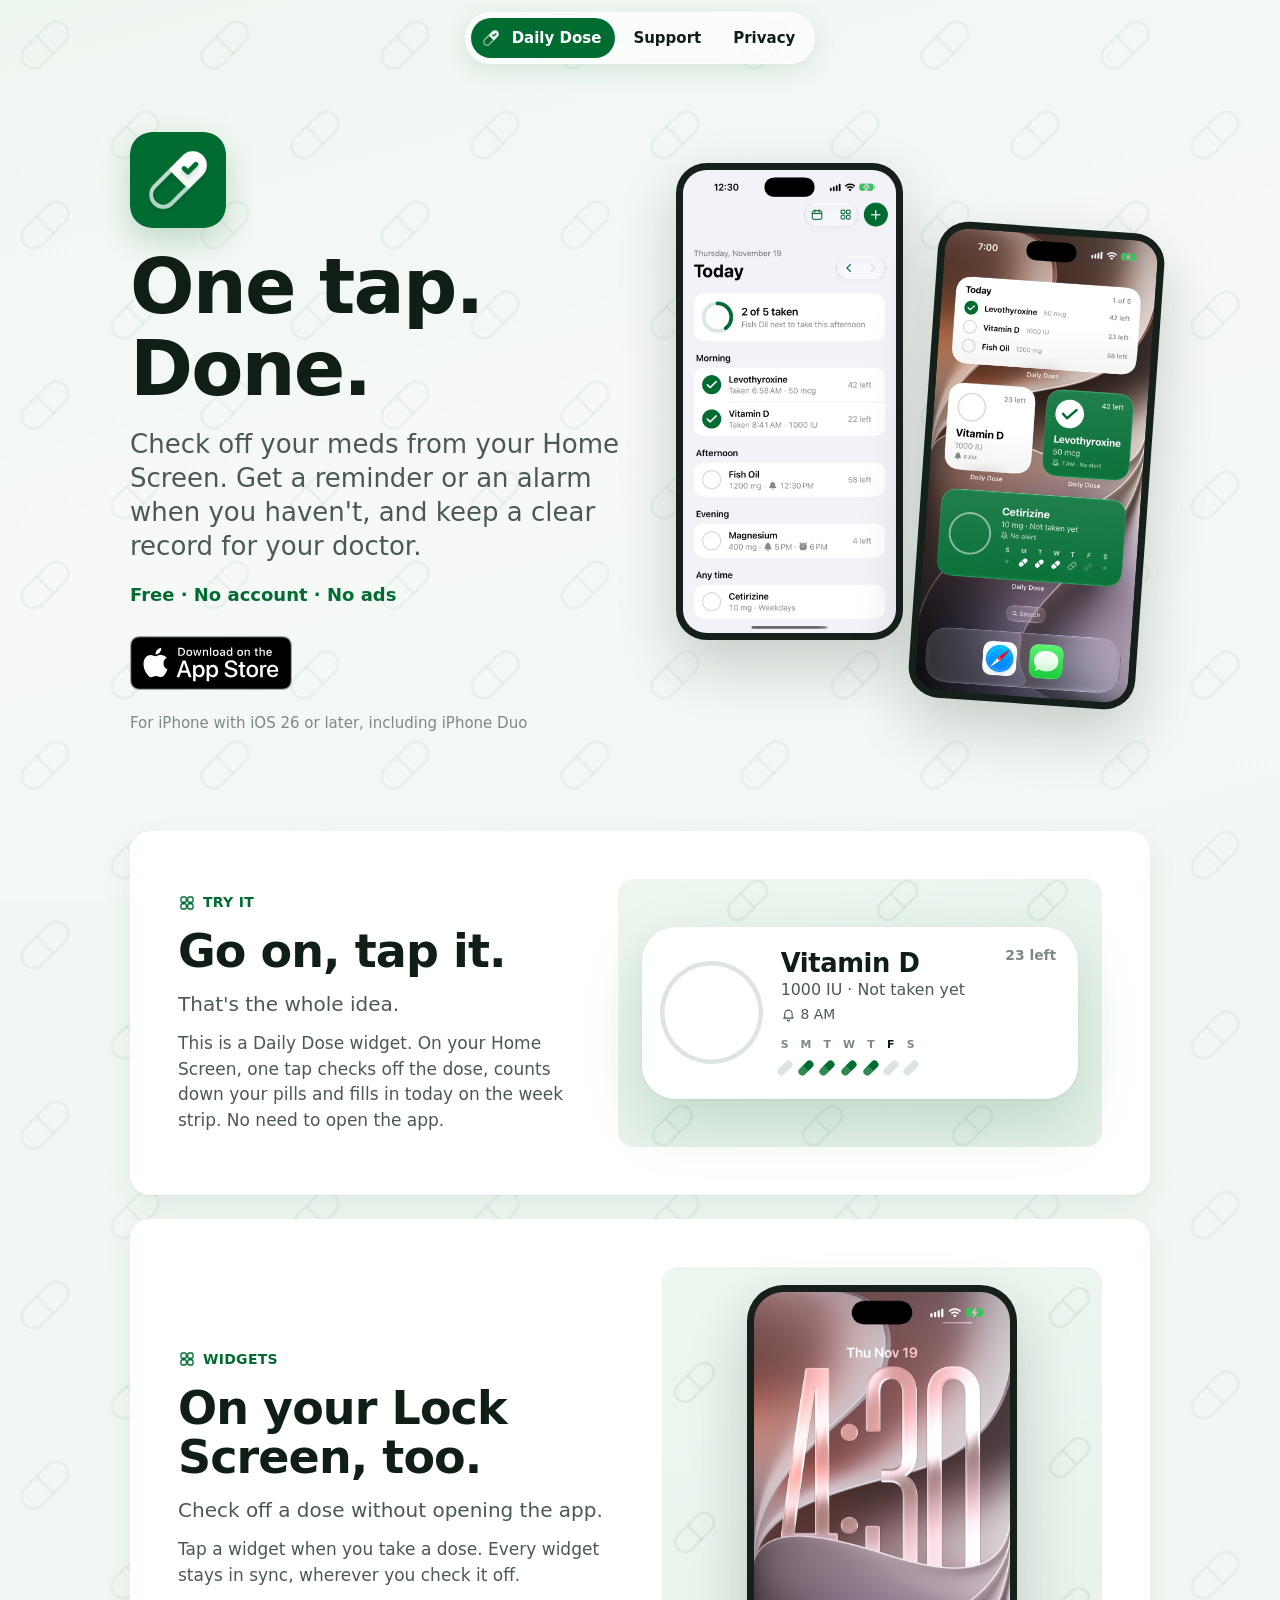
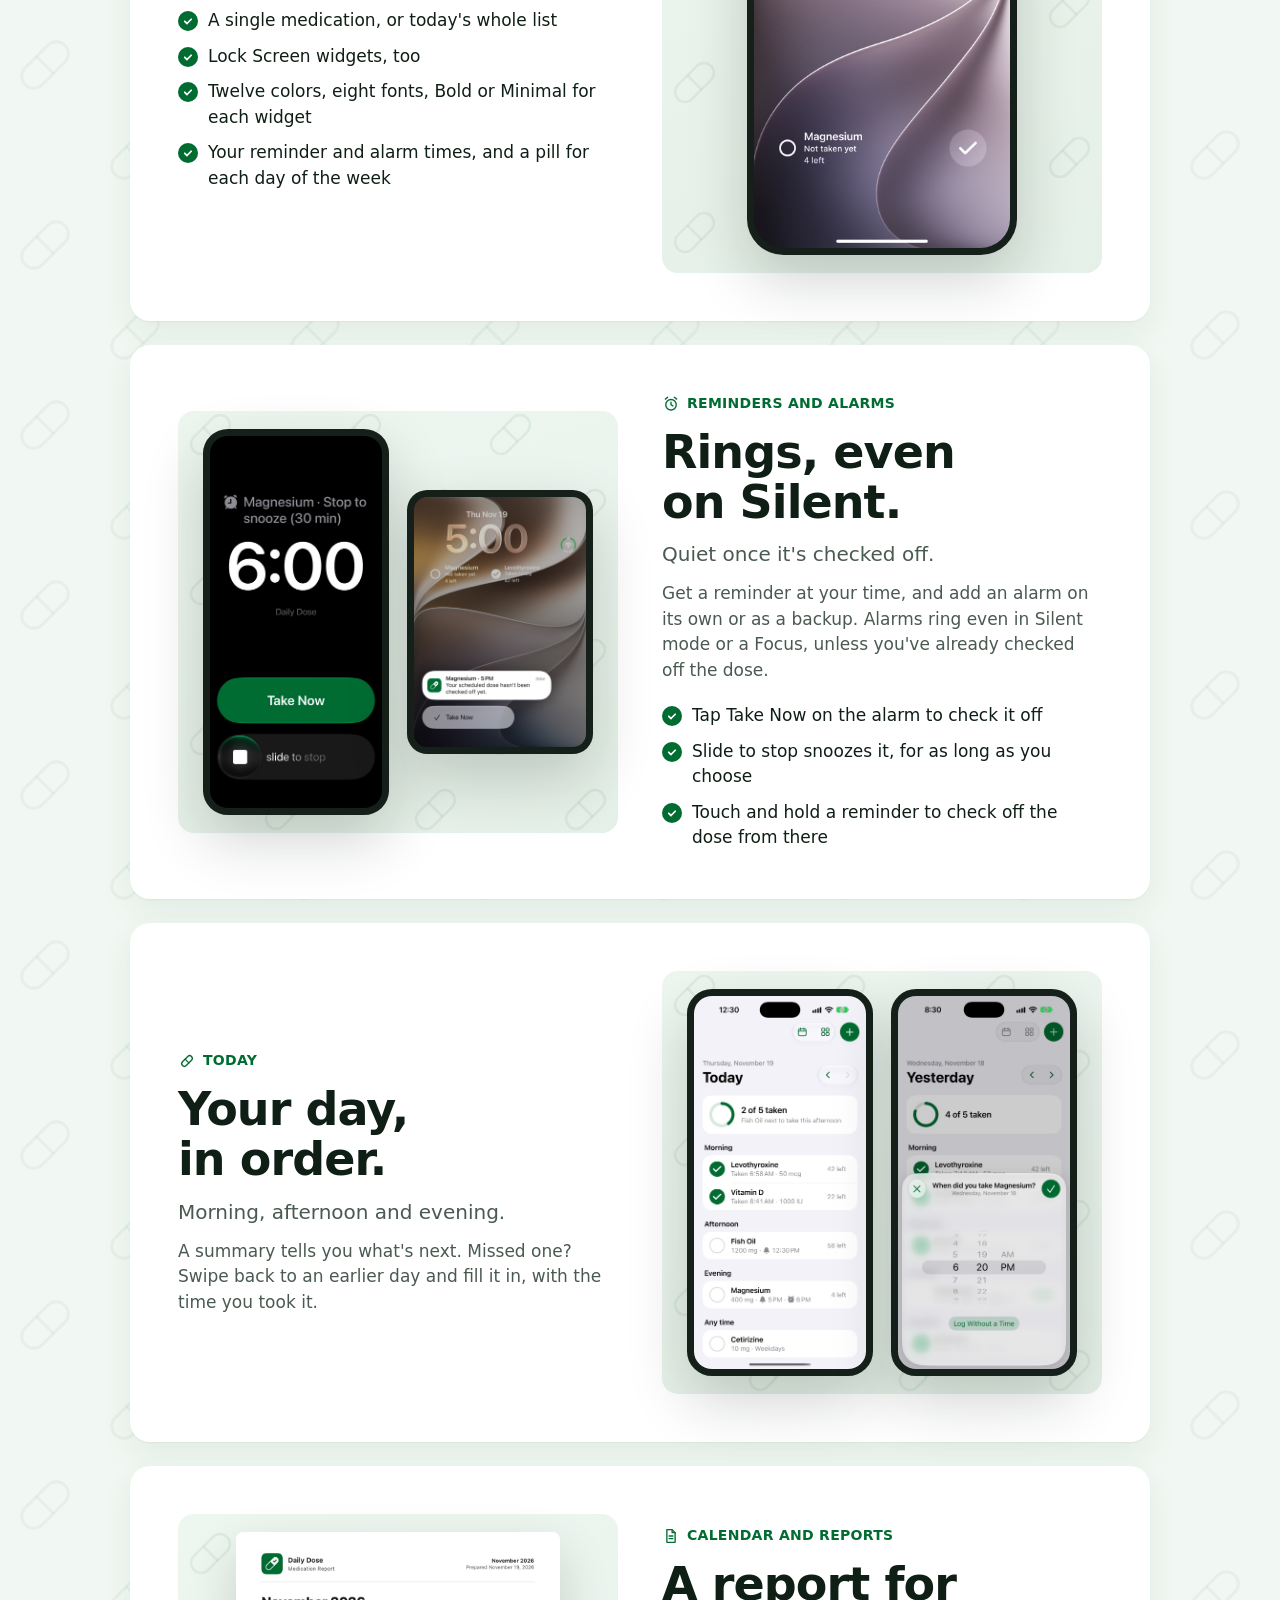
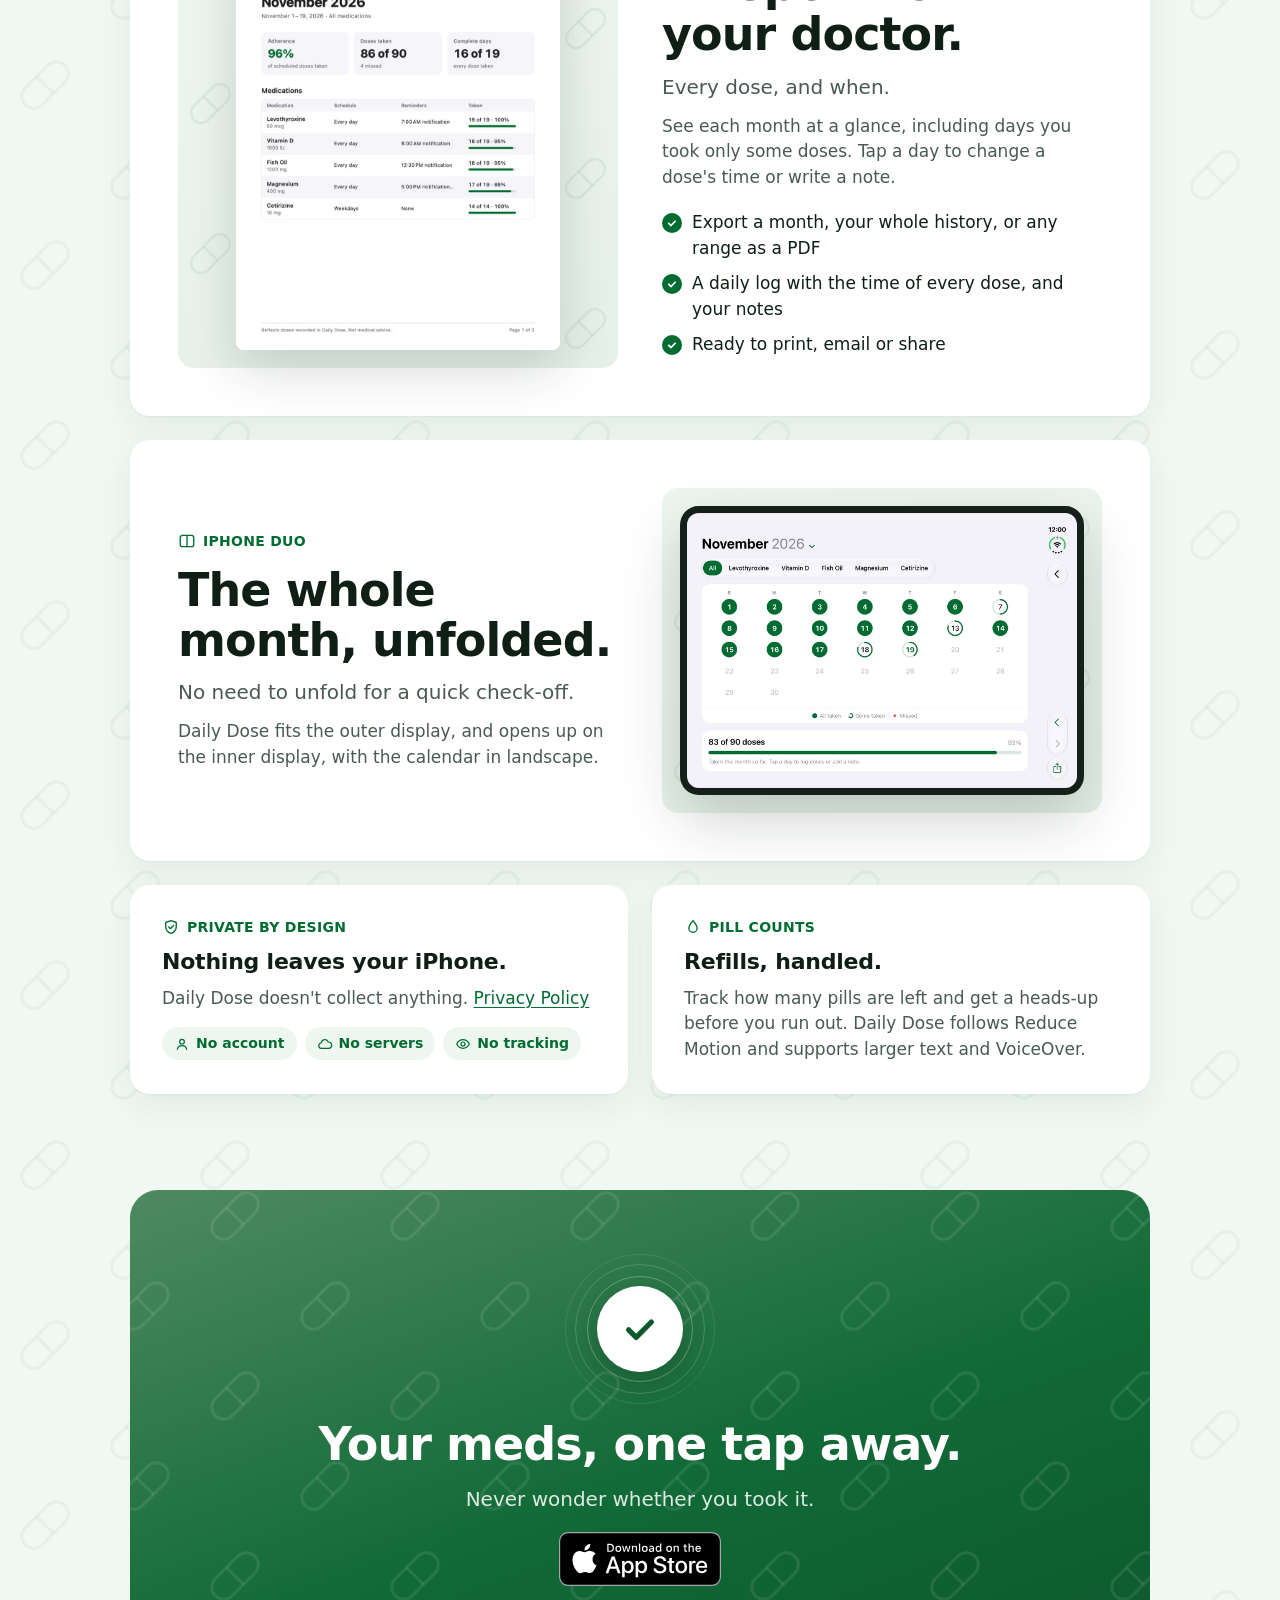
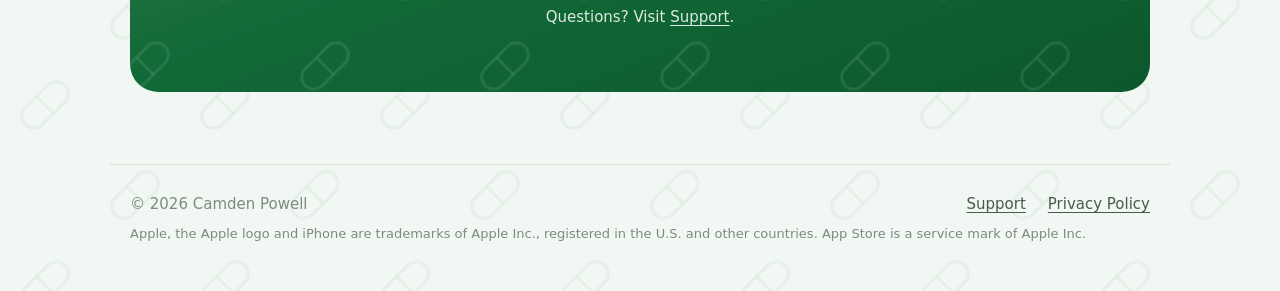
<file: index.html>
<!DOCTYPE html>
<html lang="en">
<head>
<meta charset="utf-8">
<meta name="viewport" content="width=device-width, initial-scale=1, viewport-fit=cover">
<title>Daily Dose: Check Off Your Meds in One Tap</title>
<meta name="description" content="Check off your meds from your iPhone Home Screen. Widgets, reminders and alarms, a calendar and PDF reports for your doctor. Everything stays on your iPhone.">
<meta name="theme-color" content="#eef6f0" media="(prefers-color-scheme: light)">
<meta name="theme-color" content="#0b0b0d" media="(prefers-color-scheme: dark)">
<meta name="color-scheme" content="light dark">
<meta property="og:title" content="Daily Dose: Check Off Your Meds in One Tap">
<meta property="og:description" content="Check off your meds from your iPhone Home Screen. Widgets, reminders and alarms, a calendar and PDF reports for your doctor. Everything stays on your iPhone.">
<meta property="og:type" content="website">
<meta property="og:image" content="https://www.dailydose-app.com/assets/img/share.jpg">
<meta property="og:image:width" content="2400">
<meta property="og:image:height" content="1260">
<meta property="og:image:alt" content="Daily Dose: One Tap. Done. An iPhone Home Screen with Daily Dose widgets.">
<meta property="og:site_name" content="Daily Dose">
<meta property="og:url" content="https://www.dailydose-app.com/">
<link rel="canonical" href="https://www.dailydose-app.com/">
<meta name="twitter:card" content="summary_large_image">
<link rel="icon" type="image/png" sizes="32x32" href="assets/img/favicon-32.png">
<link rel="icon" type="image/png" sizes="64x64" href="assets/img/favicon-64.png">
<link rel="apple-touch-icon" href="assets/img/apple-touch-icon.png">
<link rel="stylesheet" href="assets/site.css?v=20261111">
<script src="assets/site.js?v=20261111" defer></script>
</head>
<body>
<a class="skip" href="#content">Skip to content</a>
<nav class="nav" aria-label="Site">
  <a class="home" href="index.html" aria-current="page"><img src="assets/img/icon-512.png" alt="">Daily Dose</a>
  <a href="support/index.html">Support</a>
  <a href="privacy/index.html">Privacy</a>
</nav>

<main id="content">
  <section class="hero">
    <div class="hero-copy">
      <img class="app-icon" src="assets/img/icon-512.png" width="96" height="96" alt="Daily Dose app icon">
      <h1>One tap. Done.</h1>
      <p class="lede">Check off your meds from your Home Screen. Get a reminder or an alarm when you haven't, and keep a clear record for your doctor.</p>
      <p class="tagline">Free · No account · No ads</p>
      <!-- TODO before publishing: replace href with the App Store link (apps.apple.com/…/id…). -->
<a class="store-badge" href="#app-store" id="app-store"><picture><source srcset="assets/img/app-store-badge-white.svg" media="(prefers-color-scheme: dark)"><img src="assets/img/app-store-badge-black.svg" width="162" height="54" alt="Download on the App Store"></picture></a>
      <p class="requirements">For iPhone with iOS 26 or later, including iPhone Duo</p>
    </div>
    <div class="hero-phones">
      <div class="phone"><picture><source srcset="assets/img/today-dark.jpg" media="(prefers-color-scheme: dark)"><img src="assets/img/today.jpg" width="720" height="1565" alt="The Today screen: 2 of 5 taken, Fish Oil next to take this afternoon, with medications grouped into Morning, Afternoon, Evening and Any time."></picture></div>
      <div class="phone"><img src="assets/img/widgets.jpg" width="720" height="1565" alt="Home Screen with Daily Dose widgets: today's list, single medications in Minimal and Bold, and a week of doses."></div>
    </div>
  </section>

  <div class="features">
    <section class="try card">
      <div class="try-copy">
        <p class="eyebrow"><svg class="i" width="24" height="24" viewBox="0 0 24 24" fill="none" stroke="currentColor" stroke-width="1.8" stroke-linecap="round" stroke-linejoin="round" aria-hidden="true"><rect x="4" y="4" width="7" height="7" rx="2"/><rect x="13" y="4" width="7" height="7" rx="2"/><rect x="4" y="13" width="7" height="7" rx="2"/><rect x="13" y="13" width="7" height="7" rx="2"/></svg>Try it</p>
        <h2>Go on, tap it.</h2>
        <p class="sub">That's the whole idea.</p>
        <p class="muted">This is a Daily Dose widget. On your Home Screen, one tap checks off the dose, counts down your pills and fills in today on the week strip. No need to open the app.</p>
      </div>
      <div class="feature-art try-art">
        <div class="widget">
          <button class="check-btn" type="button" aria-pressed="false" data-dose aria-label="Vitamin D taken">
            <span class="fill"></span><svg class="tick" viewBox="0 0 24 24" fill="none" stroke="currentColor" stroke-width="3.2" stroke-linecap="round" stroke-linejoin="round" aria-hidden="true"><path d="M4.5 12.5l4.8 4.8L19.5 7"/></svg>
          </button>
          <div>
            <p class="name">Vitamin D</p>
            <p class="dose">1000 IU · <span data-status aria-live="polite">Not taken yet</span></p>
            <p class="alert"><svg class="i" width="24" height="24" viewBox="0 0 24 24" fill="none" stroke="currentColor" stroke-width="1.8" stroke-linecap="round" stroke-linejoin="round" aria-hidden="true"><path d="M6 16V11a6 6 0 0 1 12 0v5l1.5 2h-15z"/><path d="M10 20.5a2 2 0 0 0 4 0"/></svg>8 AM</p>
            <span class="week" aria-hidden="true"><span class="wd"><b>S</b><i class="wp off"></i></span><span class="wd"><b>M</b><i class="wp on"></i></span><span class="wd"><b>T</b><i class="wp on"></i></span><span class="wd"><b>W</b><i class="wp on"></i></span><span class="wd"><b>T</b><i class="wp on"></i></span><span class="wd today"><b>F</b><i class="wp off"></i></span><span class="wd"><b>S</b><i class="wp off"></i></span></span>
          </div>
          <span class="count" data-count>23 left</span>
        </div>
      </div>
    </section>
    <section class="feature card">
      <div class="feature-copy">
        <p class="eyebrow"><svg class="i" width="24" height="24" viewBox="0 0 24 24" fill="none" stroke="currentColor" stroke-width="1.8" stroke-linecap="round" stroke-linejoin="round" aria-hidden="true"><rect x="4" y="4" width="7" height="7" rx="2"/><rect x="13" y="4" width="7" height="7" rx="2"/><rect x="4" y="13" width="7" height="7" rx="2"/><rect x="13" y="13" width="7" height="7" rx="2"/></svg>Widgets</p>
        <h2>On your Lock Screen, too.</h2>
        <p class="sub">Check off a dose without opening the app.</p>
        <p class="muted">Tap a widget when you take a dose. Every widget stays in sync, wherever you check it off.</p>
        <ul>
          <li>A single medication, or today's whole list</li>
          <li>Lock Screen widgets, too</li>
          <li>Twelve colors, eight fonts, Bold or Minimal for each widget</li>
          <li>Your reminder and alarm times, and a pill for each day of the week</li>
        </ul>
      </div>
      <div class="feature-art single">
        <div class="phone"><img src="assets/img/lock-screen.jpg" width="720" height="1565" loading="lazy" alt="Lock Screen at 4:30 with Daily Dose widgets: Magnesium not taken yet with 4 left, and Levothyroxine checked off."></div>
      </div>
    </section>

    <section class="feature card flip">
      <div class="feature-copy">
        <p class="eyebrow"><svg class="i" width="24" height="24" viewBox="0 0 24 24" fill="none" stroke="currentColor" stroke-width="1.8" stroke-linecap="round" stroke-linejoin="round" aria-hidden="true"><circle cx="12" cy="13" r="7"/><path d="M12 9.5V13l2.5 1.5M4.5 5.5l3-2.5M19.5 5.5l-3-2.5"/></svg>Reminders and alarms</p>
        <h2>Rings, even on Silent.</h2>
        <p class="sub">Quiet once it's checked off.</p>
        <p class="muted">Get a reminder at your time, and add an alarm on its own or as a backup. Alarms ring even in Silent mode or a Focus, unless you've already checked off the dose.</p>
        <ul>
          <li>Tap Take Now on the alarm to check it off</li>
          <li>Slide to stop snoozes it, for as long as you choose</li>
          <li>Touch and hold a reminder to check off the dose from there</li>
        </ul>
      </div>
      <div class="feature-art">
        <div class="phone"><img src="assets/img/alarm.jpg" width="720" height="1558" loading="lazy" alt="A Daily Dose alarm at 6:00: Magnesium, Stop to snooze (30 min), with a Take Now button and slide to stop."></div>
        <div class="phone duo-outer"><img src="assets/img/reminder-duo.jpg" width="720" height="1047" loading="lazy" alt="A reminder on the Lock Screen at 5:00, Magnesium, with Take Now."></div>
      </div>
    </section>

    <section class="feature card">
      <div class="feature-copy">
        <p class="eyebrow"><svg class="i" width="24" height="24" viewBox="0 0 24 24" fill="none" stroke="currentColor" stroke-width="1.8" stroke-linecap="round" stroke-linejoin="round" aria-hidden="true"><rect x="3.5" y="8.5" width="17" height="7" rx="3.5" transform="rotate(-45 12 12)"/><path d="M9.5 9.5l5 5"/></svg>Today</p>
        <h2>Your day, in order.</h2>
        <p class="sub">Morning, afternoon and evening.</p>
        <p class="muted">A summary tells you what's next. Missed one? Swipe back to an earlier day and fill it in, with the time you took it.</p>
      </div>
      <div class="feature-art">
        <div class="phone"><img src="assets/img/today.jpg" width="720" height="1565" loading="lazy" alt="The Today screen: 2 of 5 taken, Fish Oil next to take this afternoon, with medications grouped into Morning, Afternoon, Evening and Any time."></div>
        <div class="phone"><img src="assets/img/earlier-day.jpg" width="720" height="1565" loading="lazy" alt="Yesterday, with a sheet asking when you took Magnesium, set to 6:20 PM."></div>
      </div>
    </section>

    <section class="feature card flip">
      <div class="feature-copy">
        <p class="eyebrow"><svg class="i" width="24" height="24" viewBox="0 0 24 24" fill="none" stroke="currentColor" stroke-width="1.8" stroke-linecap="round" stroke-linejoin="round" aria-hidden="true"><path d="M7 3.5h7l4 4V20a.5.5 0 0 1-.5.5h-10A.5.5 0 0 1 7 20z" transform="translate(-.5 0)"/><path d="M13.5 3.5v4h4M9.5 12h5M9.5 15.5h5"/></svg>Calendar and reports</p>
        <h2>A report for your doctor.</h2>
        <p class="sub">Every dose, and when.</p>
        <p class="muted">See each month at a glance, including days you took only some doses. Tap a day to change a dose's time or write a note.</p>
        <ul>
          <li>Export a month, your whole history, or any range as a PDF</li>
          <li>A daily log with the time of every dose, and your notes</li>
          <li>Ready to print, email or share</li>
        </ul>
      </div>
      <div class="feature-art">
        <div class="paper"><img src="assets/img/pdf-report.jpg" width="900" height="1164" loading="lazy" alt="Page 1 of a Daily Dose PDF report for November 2026: 96% adherence, 86 of 90 doses, and a table of medications."></div>
      </div>
    </section>

    <section class="feature card">
      <div class="feature-copy">
        <p class="eyebrow"><svg class="i" width="24" height="24" viewBox="0 0 24 24" fill="none" stroke="currentColor" stroke-width="1.8" stroke-linecap="round" stroke-linejoin="round" aria-hidden="true"><rect x="3" y="4.5" width="18" height="15" rx="3"/><path d="M12 4.5v15"/></svg>iPhone Duo</p>
        <h2>The whole month, unfolded.</h2>
        <p class="sub">No need to unfold for a quick check-off.</p>
        <p class="muted">Daily Dose fits the outer display, and opens up on the inner display, with the calendar in landscape.</p>
      </div>
      <div class="feature-art wide">
        <div class="phone duo-open"><img src="assets/img/calendar-duo.jpg" width="1400" height="985" loading="lazy" alt="The calendar for November 2026 on iPhone Duo's inner display: filters for each medication, full and partial days, and 83 of 90 doses taken this month."></div>
      </div>
    </section>

    <div class="pair">
      <section class="card">
        <p class="eyebrow"><svg class="i" width="24" height="24" viewBox="0 0 24 24" fill="none" stroke="currentColor" stroke-width="1.8" stroke-linecap="round" stroke-linejoin="round" aria-hidden="true"><path d="M12 3.5l7 2.5v5.5c0 4.5-3 7.6-7 9-4-1.4-7-4.5-7-9V6z"/><path d="M9 12l2.2 2.2L15.5 10"/></svg>Private by design</p>
        <h3>Nothing leaves your iPhone.</h3>
        <p class="muted">Daily Dose doesn't collect anything. <a href="privacy/index.html">Privacy Policy</a></p>
        <div class="chips"><span class="chip"><svg class="i" width="24" height="24" viewBox="0 0 24 24" fill="none" stroke="currentColor" stroke-width="1.8" stroke-linecap="round" stroke-linejoin="round" aria-hidden="true"><circle cx="12" cy="8.5" r="3.5"/><path d="M5 20c.8-3.6 3.6-5.5 7-5.5s6.2 1.9 7 5.5"/></svg>No account</span><span class="chip"><svg class="i" width="24" height="24" viewBox="0 0 24 24" fill="none" stroke="currentColor" stroke-width="1.8" stroke-linecap="round" stroke-linejoin="round" aria-hidden="true"><path d="M7 18.5a4 4 0 0 1-.6-8A5.5 5.5 0 0 1 17 9a4.5 4.5 0 0 1 .5 9.5z"/></svg>No servers</span><span class="chip"><svg class="i" width="24" height="24" viewBox="0 0 24 24" fill="none" stroke="currentColor" stroke-width="1.8" stroke-linecap="round" stroke-linejoin="round" aria-hidden="true"><path d="M2.5 12S6 5.5 12 5.5 21.5 12 21.5 12 18 18.5 12 18.5 2.5 12 2.5 12z"/><circle cx="12" cy="12" r="3"/></svg>No tracking</span></div>
      </section>
      <section class="card">
        <p class="eyebrow"><svg class="i" width="24" height="24" viewBox="0 0 24 24" fill="none" stroke="currentColor" stroke-width="1.8" stroke-linecap="round" stroke-linejoin="round" aria-hidden="true"><path d="M12 3.5c3 3.6 5.5 6.6 5.5 10a5.5 5.5 0 0 1-11 0c0-3.4 2.5-6.4 5.5-10z"/></svg>Pill counts</p>
        <h3>Refills, handled.</h3>
        <p class="muted">Track how many pills are left and get a heads-up before you run out. Daily Dose follows Reduce Motion and supports larger text and VoiceOver.</p>
      </section>
    </div>
  </div>

  <section class="closing">
    <span class="ring-check" aria-hidden="true"><span class="r r3"></span><span class="r r2"></span><span class="r r1"></span><span class="dot"><svg viewBox="0 0 24 24" fill="none" stroke="currentColor" stroke-width="3" stroke-linecap="round" stroke-linejoin="round"><path d="M5.5 12.5l4.3 4.3L18.5 8"/></svg></span></span>
    <h2>Your meds, one tap away.</h2>
    <p class="sub">Never wonder whether you took it.</p>
    <!-- TODO before publishing: replace href with the App Store link (apps.apple.com/…/id…). -->
<a class="store-badge" href="#app-store"><img src="assets/img/app-store-badge-black.svg" width="162" height="54" alt="Download on the App Store"></a>
    <p class="small">Questions? Visit <a href="support/index.html">Support</a>.</p>
  </section>
</main>

<footer>
  <span>© 2026 Camden Powell</span>
  <span class="spacer"></span>
  <a href="support/index.html">Support</a>
  <a href="privacy/index.html">Privacy Policy</a>
  <p class="legal">Apple, the Apple logo and iPhone are trademarks of Apple Inc., registered in the U.S. and other countries. App Store is a service mark of Apple Inc.</p>
</footer>
</body>
</html>
</file>
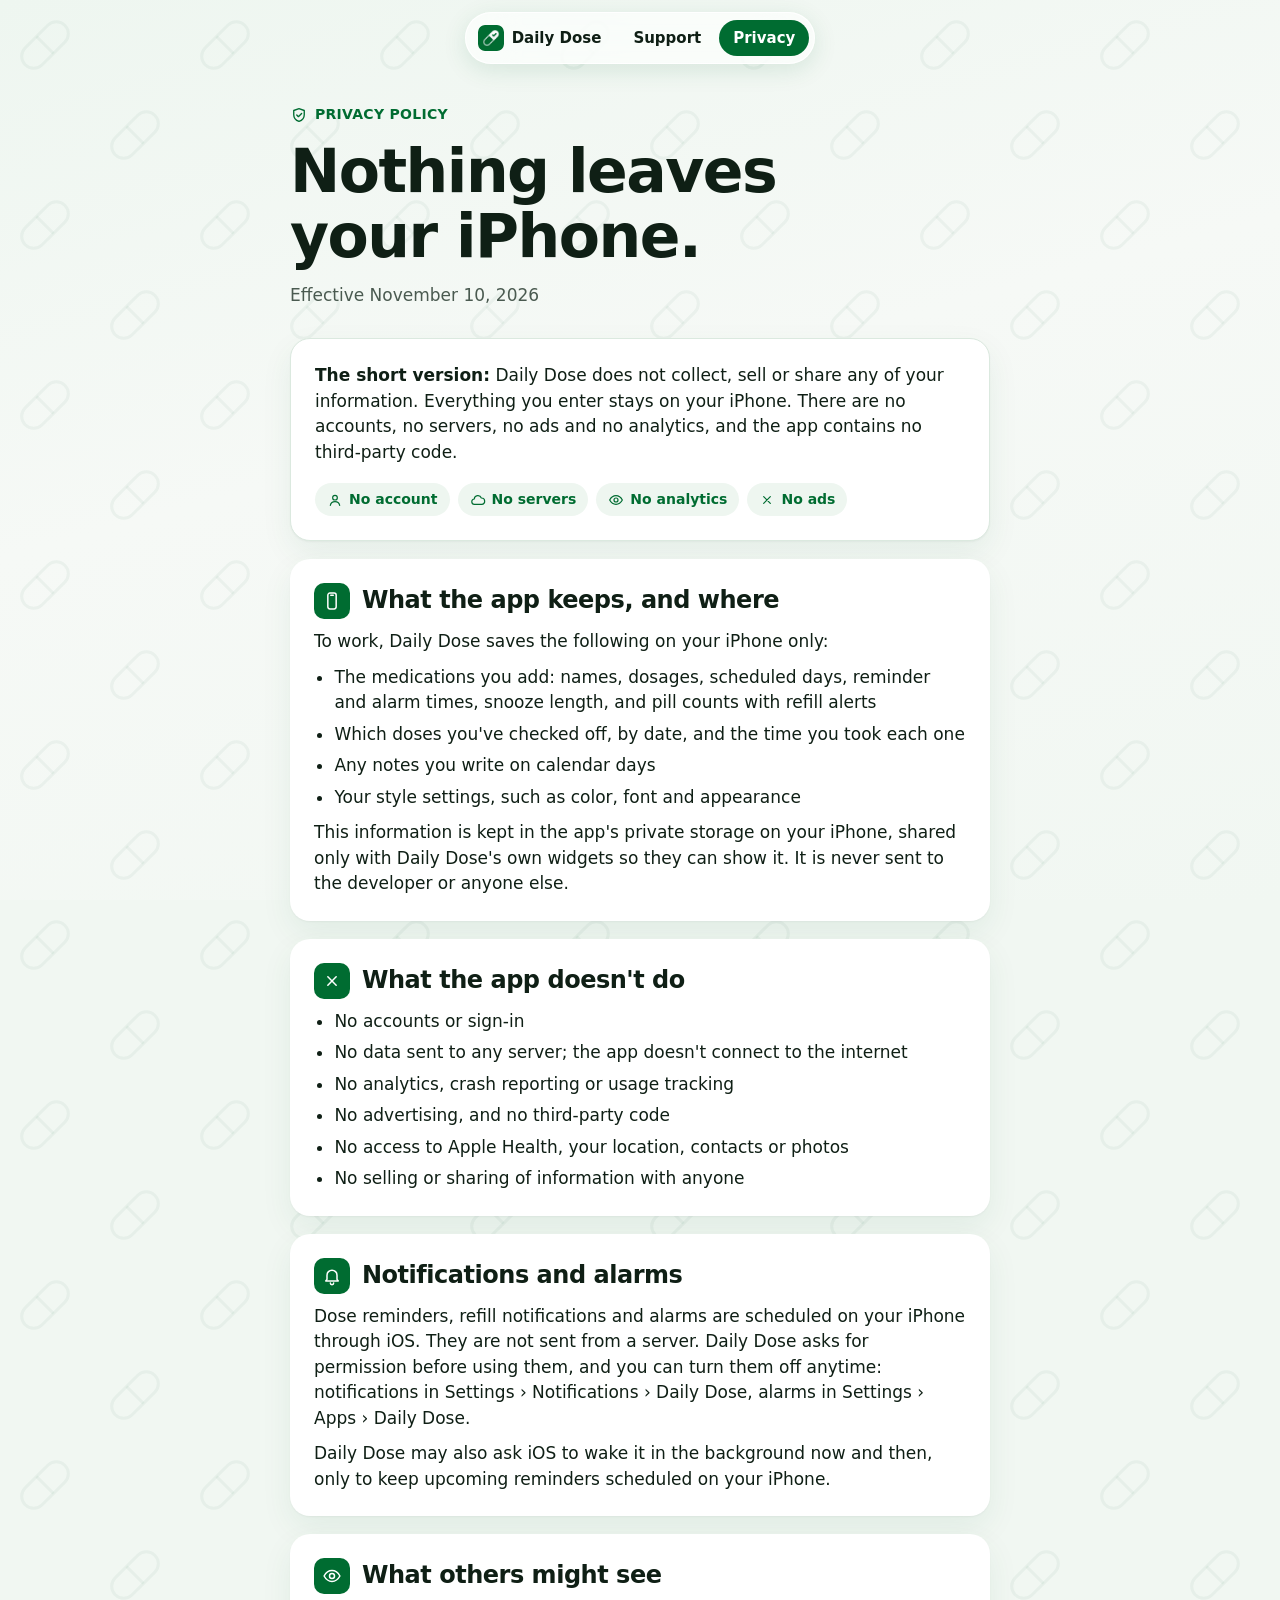
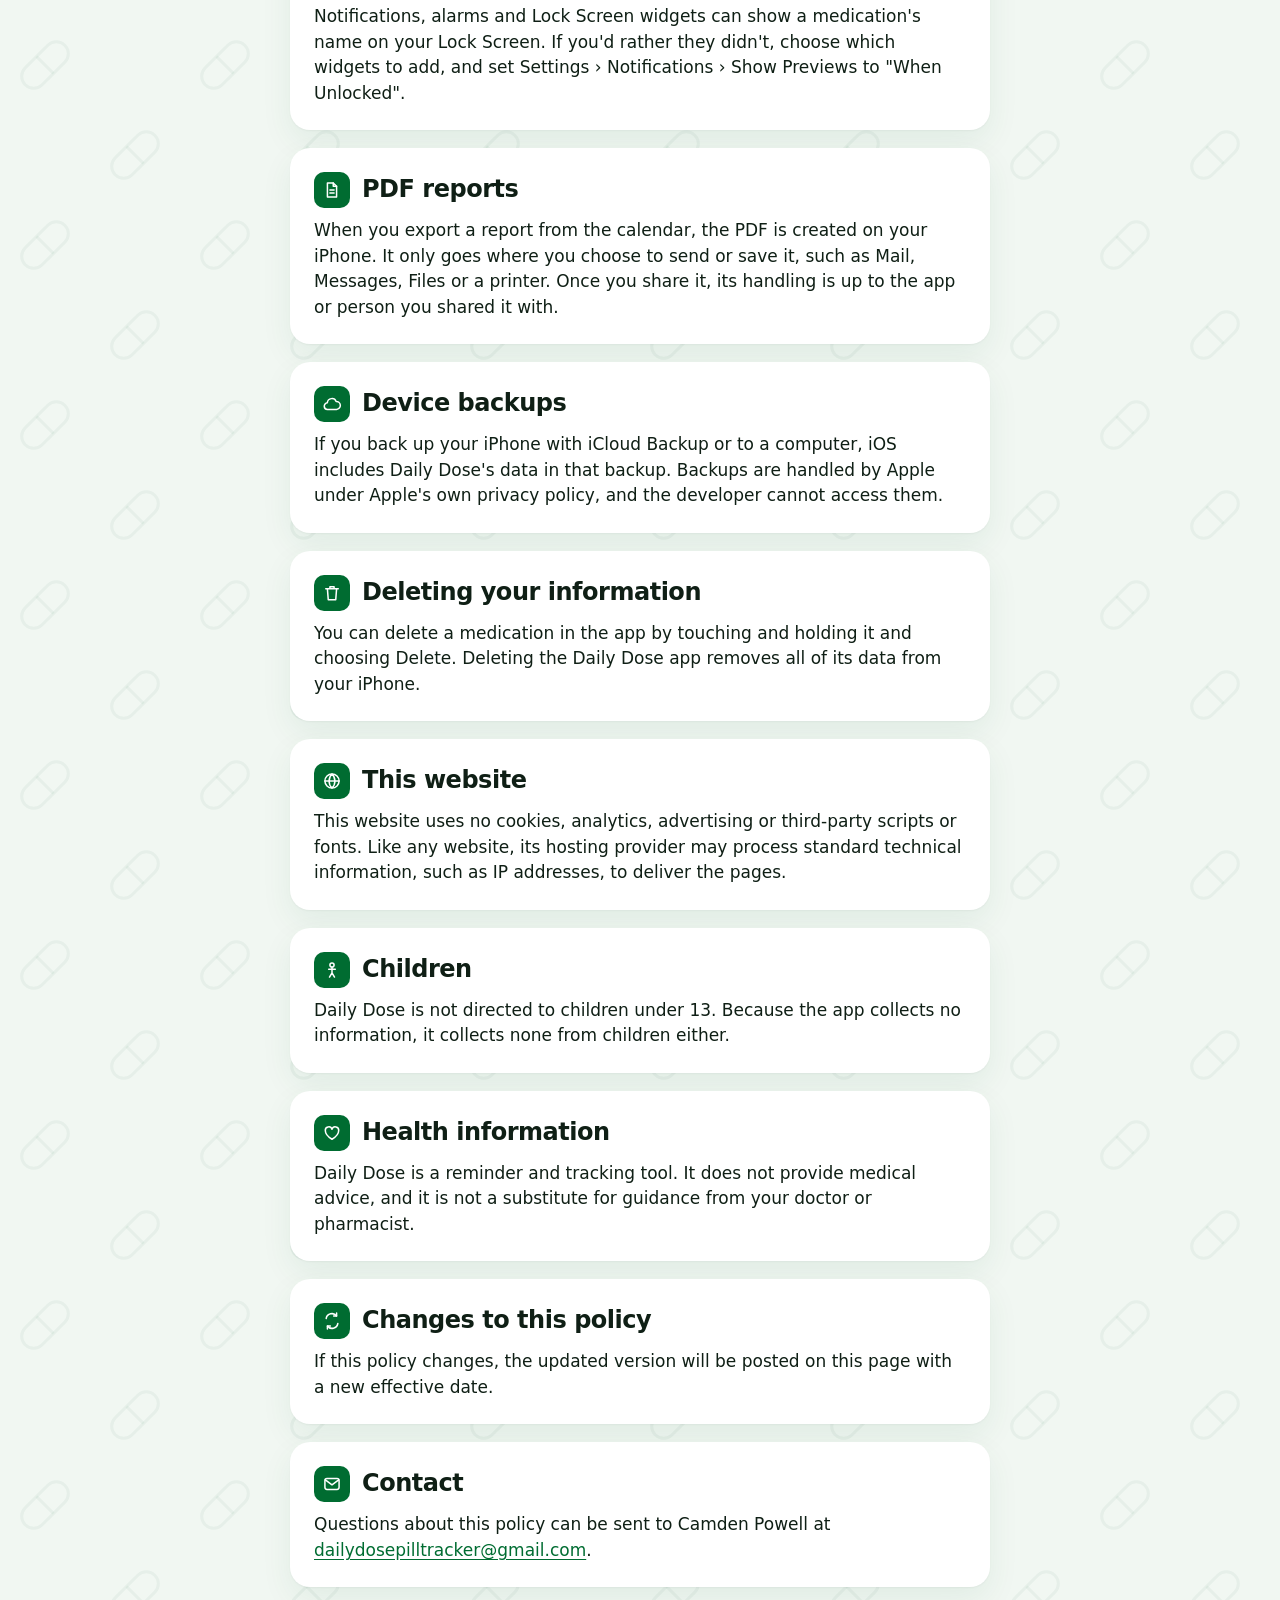
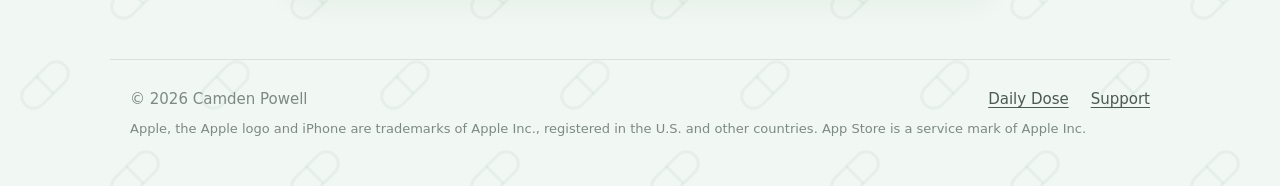
<file: privacy/index.html>
<!DOCTYPE html>
<html lang="en">
<head>
<meta charset="utf-8">
<meta name="viewport" content="width=device-width, initial-scale=1, viewport-fit=cover">
<title>Daily Dose Privacy Policy</title>
<meta name="description" content="How Daily Dose handles your information: everything stays on your iPhone. No accounts, servers, ads or analytics.">
<meta name="theme-color" content="#eef6f0" media="(prefers-color-scheme: light)">
<meta name="theme-color" content="#0b0b0d" media="(prefers-color-scheme: dark)">
<meta name="color-scheme" content="light dark">
<meta property="og:title" content="Daily Dose Privacy Policy">
<meta property="og:description" content="How Daily Dose handles your information: everything stays on your iPhone. No accounts, servers, ads or analytics.">
<meta property="og:type" content="website">
<meta property="og:image" content="https://www.dailydose-app.com/assets/img/share.jpg">
<meta property="og:image:width" content="2400">
<meta property="og:image:height" content="1260">
<meta property="og:image:alt" content="Daily Dose: One Tap. Done. An iPhone Home Screen with Daily Dose widgets.">
<meta property="og:site_name" content="Daily Dose">
<meta property="og:url" content="https://www.dailydose-app.com/privacy/">
<link rel="canonical" href="https://www.dailydose-app.com/privacy/">
<meta name="twitter:card" content="summary_large_image">
<link rel="icon" type="image/png" sizes="32x32" href="../assets/img/favicon-32.png">
<link rel="icon" type="image/png" sizes="64x64" href="../assets/img/favicon-64.png">
<link rel="apple-touch-icon" href="../assets/img/apple-touch-icon.png">
<link rel="stylesheet" href="../assets/site.css?v=20261111">
</head>
<body>
<a class="skip" href="#content">Skip to content</a>
<nav class="nav" aria-label="Site">
  <a class="home" href="../index.html"><img src="../assets/img/icon-512.png" alt="">Daily Dose</a>
  <a href="../support/index.html">Support</a>
  <a href="../privacy/index.html" aria-current="page">Privacy</a>
</nav>

<main id="content" class="narrow policy">
  <header class="page-head">
    <p class="eyebrow"><svg class="i" width="24" height="24" viewBox="0 0 24 24" fill="none" stroke="currentColor" stroke-width="1.8" stroke-linecap="round" stroke-linejoin="round" aria-hidden="true"><path d="M12 3.5l7 2.5v5.5c0 4.5-3 7.6-7 9-4-1.4-7-4.5-7-9V6z"/><path d="M9 12l2.2 2.2L15.5 10"/></svg>Privacy Policy</p>
    <h1>Nothing leaves your iPhone.</h1>
    <p class="muted">Effective November 10, 2026</p>
  </header>

  <div class="stack">
    <div class="card summary">
      <p><strong>The short version:</strong> Daily Dose does not collect, sell or share any of your information. Everything you enter stays on your iPhone. There are no accounts, no servers, no ads and no analytics, and the app contains no third-party code.</p>
      <div class="chips"><span class="chip"><svg class="i" width="24" height="24" viewBox="0 0 24 24" fill="none" stroke="currentColor" stroke-width="1.8" stroke-linecap="round" stroke-linejoin="round" aria-hidden="true"><circle cx="12" cy="8.5" r="3.5"/><path d="M5 20c.8-3.6 3.6-5.5 7-5.5s6.2 1.9 7 5.5"/></svg>No account</span><span class="chip"><svg class="i" width="24" height="24" viewBox="0 0 24 24" fill="none" stroke="currentColor" stroke-width="1.8" stroke-linecap="round" stroke-linejoin="round" aria-hidden="true"><path d="M7 18.5a4 4 0 0 1-.6-8A5.5 5.5 0 0 1 17 9a4.5 4.5 0 0 1 .5 9.5z"/></svg>No servers</span><span class="chip"><svg class="i" width="24" height="24" viewBox="0 0 24 24" fill="none" stroke="currentColor" stroke-width="1.8" stroke-linecap="round" stroke-linejoin="round" aria-hidden="true"><path d="M2.5 12S6 5.5 12 5.5 21.5 12 21.5 12 18 18.5 12 18.5 2.5 12 2.5 12z"/><circle cx="12" cy="12" r="3"/></svg>No analytics</span><span class="chip"><svg class="i" width="24" height="24" viewBox="0 0 24 24" fill="none" stroke="currentColor" stroke-width="1.8" stroke-linecap="round" stroke-linejoin="round" aria-hidden="true"><path d="M7 7l10 10M17 7L7 17"/></svg>No ads</span></div>
    </div>

    <section class="card">
      <h2><span class="badge"><svg class="i" width="24" height="24" viewBox="0 0 24 24" fill="none" stroke="currentColor" stroke-width="1.8" stroke-linecap="round" stroke-linejoin="round" aria-hidden="true"><rect x="7" y="2.5" width="10" height="19" rx="2.5"/><path d="M10.5 5h3"/></svg></span>What the app keeps, and where</h2>
<p>To work, Daily Dose saves the following on your iPhone only:</p>
<ul>
<li>The medications you add: names, dosages, scheduled days, reminder and alarm times, snooze length, and pill counts with refill alerts</li>
<li>Which doses you've checked off, by date, and the time you took each one</li>
<li>Any notes you write on calendar days</li>
<li>Your style settings, such as color, font and appearance</li>
</ul>
<p>This information is kept in the app's private storage on your iPhone, shared only with Daily Dose's own widgets so they can show it. It is never sent to the developer or anyone else.</p>
    </section>

    <section class="card">
      <h2><span class="badge"><svg class="i" width="24" height="24" viewBox="0 0 24 24" fill="none" stroke="currentColor" stroke-width="1.8" stroke-linecap="round" stroke-linejoin="round" aria-hidden="true"><path d="M7 7l10 10M17 7L7 17"/></svg></span>What the app doesn't do</h2>
<ul>
<li>No accounts or sign-in</li>
<li>No data sent to any server; the app doesn't connect to the internet</li>
<li>No analytics, crash reporting or usage tracking</li>
<li>No advertising, and no third-party code</li>
<li>No access to Apple Health, your location, contacts or photos</li>
<li>No selling or sharing of information with anyone</li>
</ul>
    </section>

    <section class="card">
      <h2><span class="badge"><svg class="i" width="24" height="24" viewBox="0 0 24 24" fill="none" stroke="currentColor" stroke-width="1.8" stroke-linecap="round" stroke-linejoin="round" aria-hidden="true"><path d="M6 16V11a6 6 0 0 1 12 0v5l1.5 2h-15z"/><path d="M10 20.5a2 2 0 0 0 4 0"/></svg></span>Notifications and alarms</h2>
<p>Dose reminders, refill notifications and alarms are scheduled on your iPhone through iOS. They are not sent from a server. Daily Dose asks for permission before using them, and you can turn them off anytime: notifications in Settings › Notifications › Daily Dose, alarms in Settings › Apps › Daily Dose.</p>
<p>Daily Dose may also ask iOS to wake it in the background now and then, only to keep upcoming reminders scheduled on your iPhone.</p>
    </section>

    <section class="card">
      <h2><span class="badge"><svg class="i" width="24" height="24" viewBox="0 0 24 24" fill="none" stroke="currentColor" stroke-width="1.8" stroke-linecap="round" stroke-linejoin="round" aria-hidden="true"><path d="M2.5 12S6 5.5 12 5.5 21.5 12 21.5 12 18 18.5 12 18.5 2.5 12 2.5 12z"/><circle cx="12" cy="12" r="3"/></svg></span>What others might see</h2>
<p>Notifications, alarms and Lock Screen widgets can show a medication's name on your Lock Screen. If you'd rather they didn't, choose which widgets to add, and set Settings › Notifications › Show Previews to "When Unlocked".</p>
    </section>

    <section class="card">
      <h2><span class="badge"><svg class="i" width="24" height="24" viewBox="0 0 24 24" fill="none" stroke="currentColor" stroke-width="1.8" stroke-linecap="round" stroke-linejoin="round" aria-hidden="true"><path d="M7 3.5h7l4 4V20a.5.5 0 0 1-.5.5h-10A.5.5 0 0 1 7 20z" transform="translate(-.5 0)"/><path d="M13.5 3.5v4h4M9.5 12h5M9.5 15.5h5"/></svg></span>PDF reports</h2>
<p>When you export a report from the calendar, the PDF is created on your iPhone. It only goes where you choose to send or save it, such as Mail, Messages, Files or a printer. Once you share it, its handling is up to the app or person you shared it with.</p>
    </section>

    <section class="card">
      <h2><span class="badge"><svg class="i" width="24" height="24" viewBox="0 0 24 24" fill="none" stroke="currentColor" stroke-width="1.8" stroke-linecap="round" stroke-linejoin="round" aria-hidden="true"><path d="M7 18.5a4 4 0 0 1-.6-8A5.5 5.5 0 0 1 17 9a4.5 4.5 0 0 1 .5 9.5z"/></svg></span>Device backups</h2>
<p>If you back up your iPhone with iCloud Backup or to a computer, iOS includes Daily Dose's data in that backup. Backups are handled by Apple under Apple's own privacy policy, and the developer cannot access them.</p>
    </section>

    <section class="card">
      <h2><span class="badge"><svg class="i" width="24" height="24" viewBox="0 0 24 24" fill="none" stroke="currentColor" stroke-width="1.8" stroke-linecap="round" stroke-linejoin="round" aria-hidden="true"><path d="M4.5 7h15M9.5 7V4.5h5V7M6.5 7l1 13h9l1-13"/></svg></span>Deleting your information</h2>
<p>You can delete a medication in the app by touching and holding it and choosing Delete. Deleting the Daily Dose app removes all of its data from your iPhone.</p>
    </section>

    <section class="card">
      <h2><span class="badge"><svg class="i" width="24" height="24" viewBox="0 0 24 24" fill="none" stroke="currentColor" stroke-width="1.8" stroke-linecap="round" stroke-linejoin="round" aria-hidden="true"><circle cx="12" cy="12" r="8.5"/><path d="M3.5 12h17M12 3.5c2.5 2.4 3.5 5.2 3.5 8.5s-1 6.1-3.5 8.5c-2.5-2.4-3.5-5.2-3.5-8.5s1-6.1 3.5-8.5z"/></svg></span>This website</h2>
<p>This website uses no cookies, analytics, advertising or third-party scripts or fonts. Like any website, its hosting provider may process standard technical information, such as IP addresses, to deliver the pages.</p>
    </section>

    <section class="card">
      <h2><span class="badge"><svg class="i" width="24" height="24" viewBox="0 0 24 24" fill="none" stroke="currentColor" stroke-width="1.8" stroke-linecap="round" stroke-linejoin="round" aria-hidden="true"><circle cx="12" cy="6" r="2.5"/><path d="M8 11h8M12 9v6.5M9 20.5l3-5 3 5"/></svg></span>Children</h2>
<p>Daily Dose is not directed to children under 13. Because the app collects no information, it collects none from children either.</p>
    </section>

    <section class="card">
      <h2><span class="badge"><svg class="i" width="24" height="24" viewBox="0 0 24 24" fill="none" stroke="currentColor" stroke-width="1.8" stroke-linecap="round" stroke-linejoin="round" aria-hidden="true"><path d="M12 19.5S4 14.5 4 9.3A4.1 4.1 0 0 1 12 7.6a4.1 4.1 0 0 1 8 1.7c0 5.2-8 10.2-8 10.2z"/></svg></span>Health information</h2>
<p>Daily Dose is a reminder and tracking tool. It does not provide medical advice, and it is not a substitute for guidance from your doctor or pharmacist.</p>
    </section>

    <section class="card">
      <h2><span class="badge"><svg class="i" width="24" height="24" viewBox="0 0 24 24" fill="none" stroke="currentColor" stroke-width="1.8" stroke-linecap="round" stroke-linejoin="round" aria-hidden="true"><path d="M5 9a7 7 0 0 1 12.5-3M19 15a7 7 0 0 1-12.5 3"/><path d="M17.5 2.5V6H14M6.5 21.5V18H10"/></svg></span>Changes to this policy</h2>
<p>If this policy changes, the updated version will be posted on this page with a new effective date.</p>
    </section>

    <section class="card">
      <h2><span class="badge"><svg class="i" width="24" height="24" viewBox="0 0 24 24" fill="none" stroke="currentColor" stroke-width="1.8" stroke-linecap="round" stroke-linejoin="round" aria-hidden="true"><rect x="3.5" y="5.5" width="17" height="13" rx="2.5"/><path d="M4 7l8 6 8-6"/></svg></span>Contact</h2>
<p>Questions about this policy can be sent to Camden Powell at <a href="mailto:dailydosepilltracker@gmail.com?subject=Daily%20Dose%20privacy">dailydosepilltracker@gmail.com</a>.</p>
    </section>
  </div>
</main>

<footer>
  <span>© 2026 Camden Powell</span>
  <span class="spacer"></span>
  <a href="../index.html">Daily Dose</a>
  <a href="../support/index.html">Support</a>
  <p class="legal">Apple, the Apple logo and iPhone are trademarks of Apple Inc., registered in the U.S. and other countries. App Store is a service mark of Apple Inc.</p>
</footer>
</body>
</html>
</file>
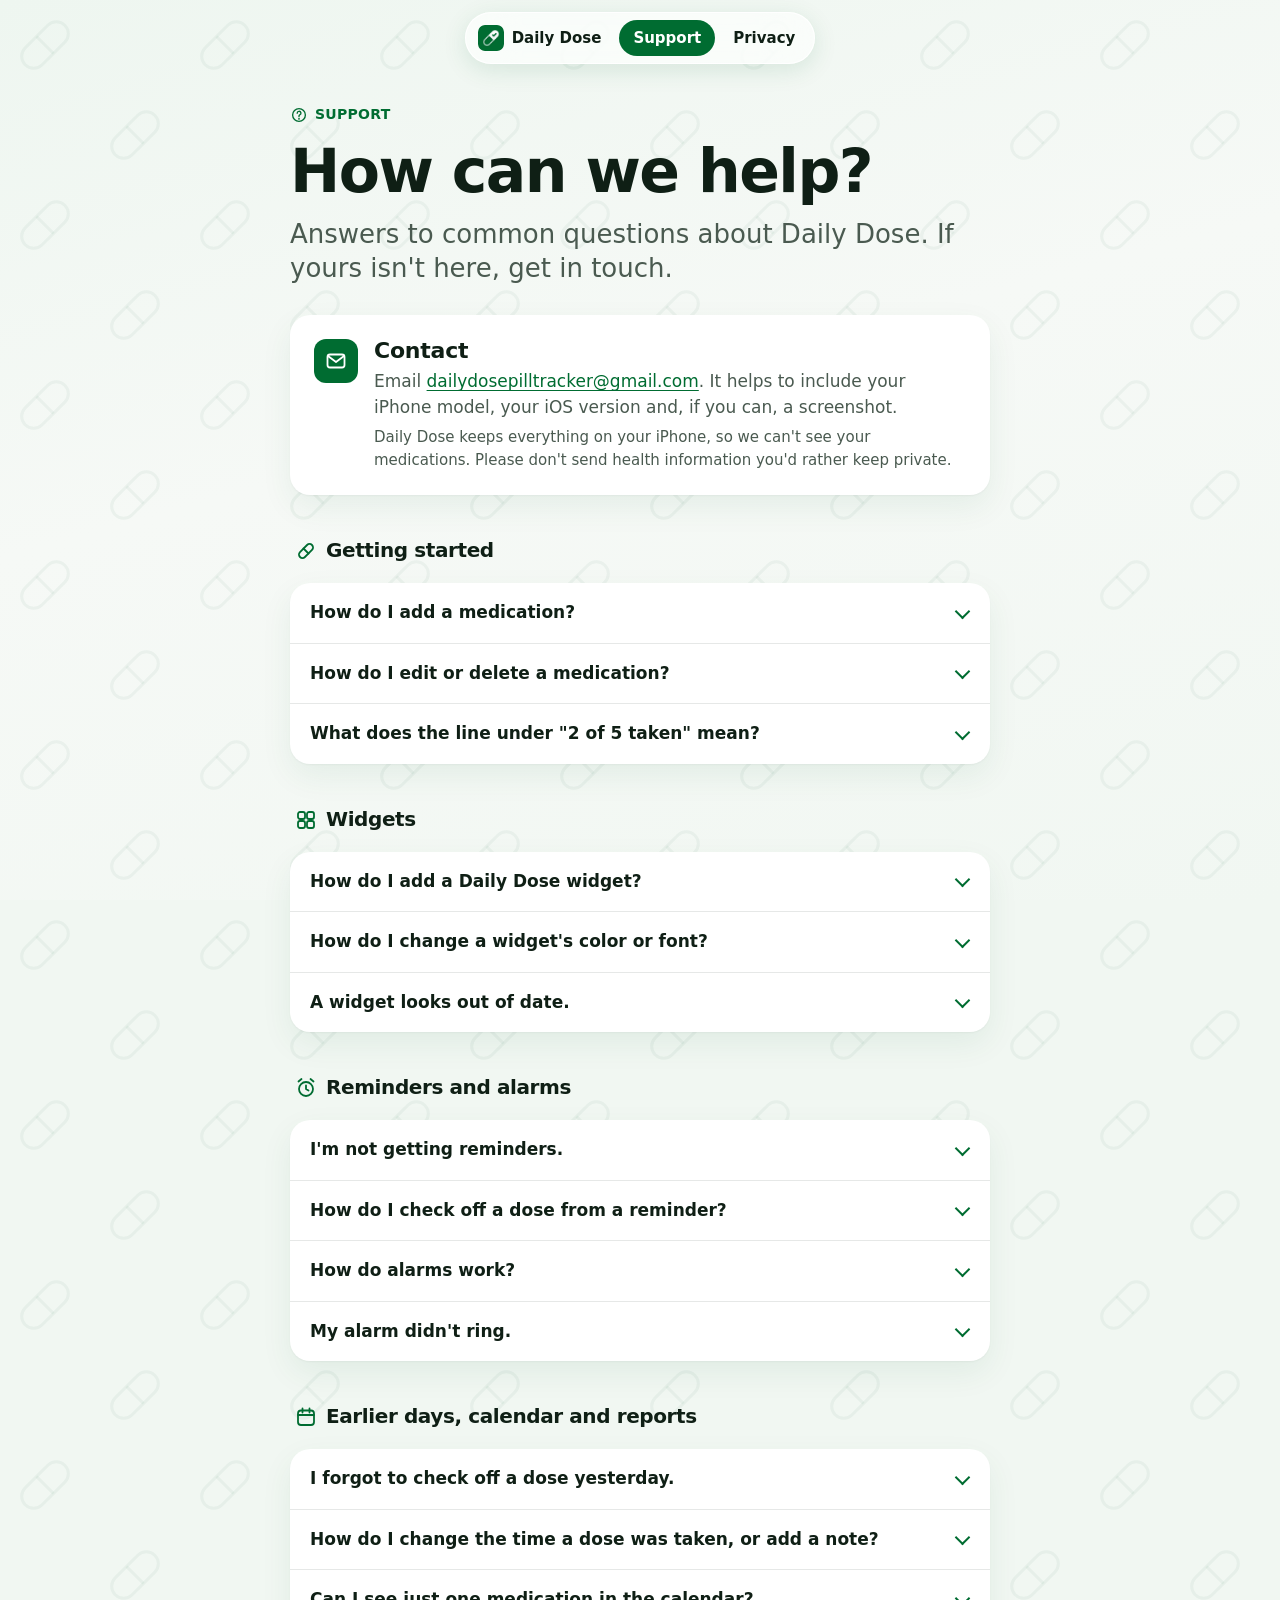
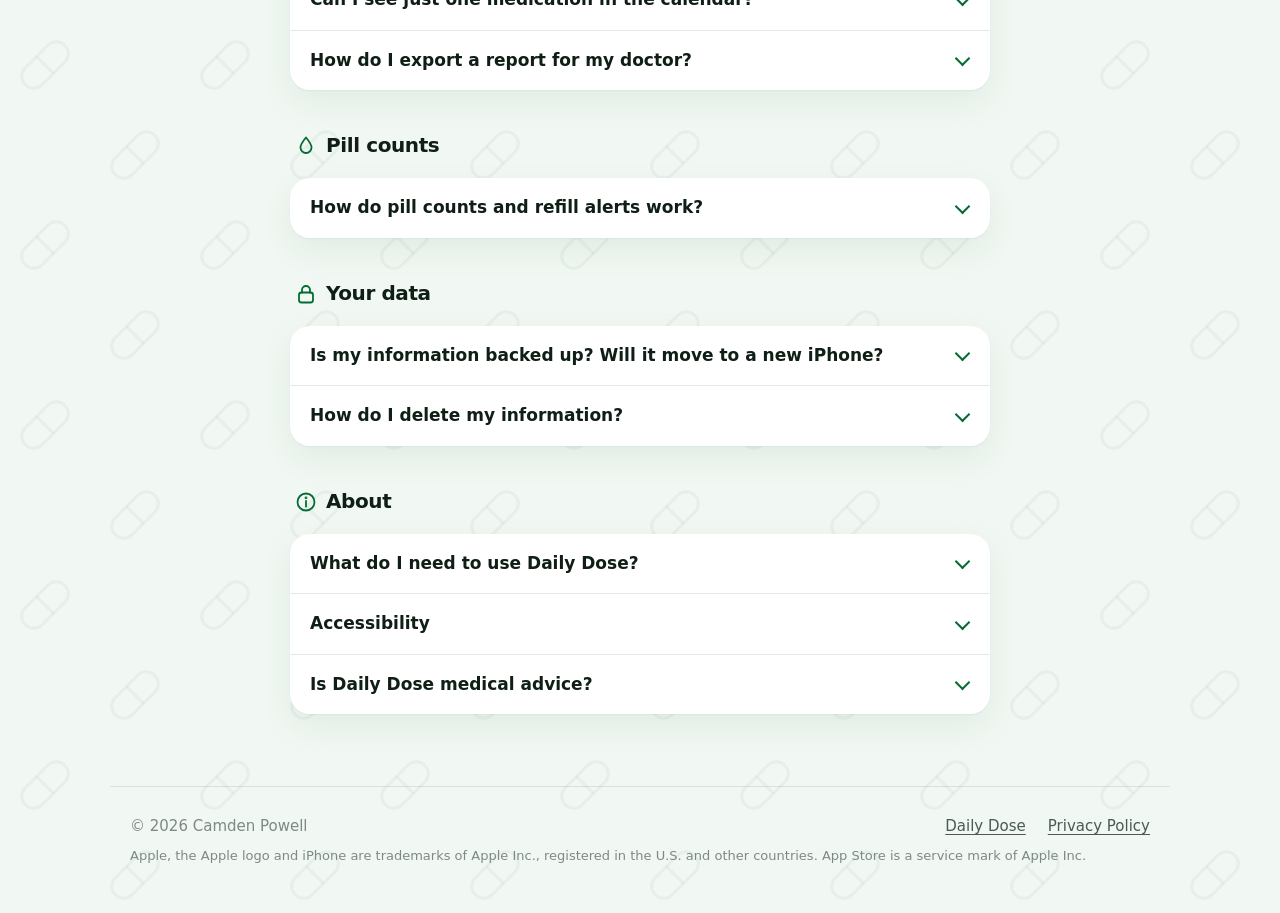
<file: support/index.html>
<!DOCTYPE html>
<html lang="en">
<head>
<meta charset="utf-8">
<meta name="viewport" content="width=device-width, initial-scale=1, viewport-fit=cover">
<title>Daily Dose Support</title>
<meta name="description" content="Help with Daily Dose: widgets, reminders and alarms, the calendar, PDF reports, and your data.">
<meta name="theme-color" content="#eef6f0" media="(prefers-color-scheme: light)">
<meta name="theme-color" content="#0b0b0d" media="(prefers-color-scheme: dark)">
<meta name="color-scheme" content="light dark">
<meta property="og:title" content="Daily Dose Support">
<meta property="og:description" content="Help with Daily Dose: widgets, reminders and alarms, the calendar, PDF reports, and your data.">
<meta property="og:type" content="website">
<meta property="og:image" content="https://www.dailydose-app.com/assets/img/share.jpg">
<meta property="og:image:width" content="2400">
<meta property="og:image:height" content="1260">
<meta property="og:image:alt" content="Daily Dose: One Tap. Done. An iPhone Home Screen with Daily Dose widgets.">
<meta property="og:site_name" content="Daily Dose">
<meta property="og:url" content="https://www.dailydose-app.com/support/">
<link rel="canonical" href="https://www.dailydose-app.com/support/">
<meta name="twitter:card" content="summary_large_image">
<link rel="icon" type="image/png" sizes="32x32" href="../assets/img/favicon-32.png">
<link rel="icon" type="image/png" sizes="64x64" href="../assets/img/favicon-64.png">
<link rel="apple-touch-icon" href="../assets/img/apple-touch-icon.png">
<link rel="stylesheet" href="../assets/site.css?v=20261111">
</head>
<body>
<a class="skip" href="#content">Skip to content</a>
<nav class="nav" aria-label="Site">
  <a class="home" href="../index.html"><img src="../assets/img/icon-512.png" alt="">Daily Dose</a>
  <a href="../support/index.html" aria-current="page">Support</a>
  <a href="../privacy/index.html">Privacy</a>
</nav>

<main id="content" class="narrow">
  <header class="page-head">
    <p class="eyebrow"><svg class="i" width="24" height="24" viewBox="0 0 24 24" fill="none" stroke="currentColor" stroke-width="1.8" stroke-linecap="round" stroke-linejoin="round" aria-hidden="true"><circle cx="12" cy="12" r="8.5"/><path d="M9.6 9.6a2.5 2.5 0 1 1 3.4 2.3c-.6.3-1 .8-1 1.5v.6"/><circle cx="12" cy="16.9" r=".4" fill="currentColor"/></svg>Support</p>
    <h1>How can we help?</h1>
    <p class="lede">Answers to common questions about Daily Dose. If yours isn't here, get in touch.</p>
  </header>

  <div class="stack">
    <section class="card contact">
      <span class="badge"><svg class="i" width="24" height="24" viewBox="0 0 24 24" fill="none" stroke="currentColor" stroke-width="1.8" stroke-linecap="round" stroke-linejoin="round" aria-hidden="true"><rect x="3.5" y="5.5" width="17" height="13" rx="2.5"/><path d="M4 7l8 6 8-6"/></svg></span>
      <h3>Contact</h3>
      <p class="muted">Email <a href="mailto:dailydosepilltracker@gmail.com?subject=Daily%20Dose%20support">dailydosepilltracker@gmail.com</a>. It helps to include your iPhone model, your iOS version and, if you can, a screenshot.</p>
      <p class="muted small">Daily Dose keeps everything on your iPhone, so we can't see your medications. Please don't send health information you'd rather keep private.</p>
    </section>

    <h2 class="group-title" id="getting-started"><svg class="i" width="24" height="24" viewBox="0 0 24 24" fill="none" stroke="currentColor" stroke-width="1.8" stroke-linecap="round" stroke-linejoin="round" aria-hidden="true"><rect x="3.5" y="8.5" width="17" height="7" rx="3.5" transform="rotate(-45 12 12)"/><path d="M9.5 9.5l5 5"/></svg>Getting started</h2>
    <div class="list">
      <details>
        <summary>How do I add a medication?</summary>
        <div class="answer">
<p>Tap <strong>+</strong> on the Today screen. Enter the name and dosage, choose the days you take it, and optionally set a notification time, an alarm, and a pill count.</p>
        </div>
      </details>
      <details>
        <summary>How do I edit or delete a medication?</summary>
        <div class="answer">
<p>On the Today screen, touch and hold the medication, then choose <strong>Edit</strong> or <strong>Delete</strong>.</p>
        </div>
      </details>
      <details>
        <summary>What does the line under "2 of 5 taken" mean?</summary>
        <div class="answer">
<p>It tells you what's still to take today, by part of the day: for example "Fish Oil next to take this afternoon", or "Magnesium left to take this evening" when it's the last one. If a dose from earlier in the day is still open, it says so first ("Vitamin D was due this morning").</p>
        </div>
      </details>
    </div>

    <h2 class="group-title" id="widgets"><svg class="i" width="24" height="24" viewBox="0 0 24 24" fill="none" stroke="currentColor" stroke-width="1.8" stroke-linecap="round" stroke-linejoin="round" aria-hidden="true"><rect x="4" y="4" width="7" height="7" rx="2"/><rect x="13" y="4" width="7" height="7" rx="2"/><rect x="4" y="13" width="7" height="7" rx="2"/><rect x="13" y="13" width="7" height="7" rx="2"/></svg>Widgets</h2>
    <div class="list">
      <details>
        <summary>How do I add a Daily Dose widget?</summary>
        <div class="answer">
<ol>
<li>Touch and hold an empty spot on your Home Screen, then tap <strong>Edit</strong> › <strong>Add Widget</strong>.</li>
<li>Choose <strong>Daily Dose</strong> and pick a size.</li>
<li>Touch and hold the widget, tap <strong>Edit Widget</strong>, and choose a medication. Medium widgets can also show today's list; large widgets always do.</li>
</ol>
<p>For the Lock Screen, touch and hold the Lock Screen, tap <strong>Customize</strong>, and add Daily Dose to the widget area.</p>
        </div>
      </details>
      <details>
        <summary>How do I change a widget's color or font?</summary>
        <div class="answer">
<p>In the app, tap the widgets button (the four squares) to choose a color, font and background for all widgets. To make one widget Bold or Minimal on its own, touch and hold it and tap <strong>Edit Widget</strong>.</p>
        </div>
      </details>
      <details>
        <summary>A widget looks out of date.</summary>
        <div class="answer">
<p>Open Daily Dose for a moment. Widgets refresh whenever the app opens. iOS decides how often widgets can update in the background, so a widget can occasionally lag behind something you did elsewhere, such as checking off a dose from a notification.</p>
        </div>
      </details>
    </div>

    <h2 class="group-title" id="reminders-and-alarms"><svg class="i" width="24" height="24" viewBox="0 0 24 24" fill="none" stroke="currentColor" stroke-width="1.8" stroke-linecap="round" stroke-linejoin="round" aria-hidden="true"><circle cx="12" cy="13" r="7"/><path d="M12 9.5V13l2.5 1.5M4.5 5.5l3-2.5M19.5 5.5l-3-2.5"/></svg>Reminders and alarms</h2>
    <div class="list">
      <details>
        <summary>I'm not getting reminders.</summary>
        <div class="answer">
<ul>
<li>Make sure notifications are on in <strong>Settings › Notifications › Daily Dose</strong>.</li>
<li>Check that the medication has a notification time set (touch and hold it › <strong>Edit</strong>).</li>
<li>A reminder isn't sent for a dose you've already checked off.</li>
<li>Focus modes can hold notifications back. Alarms still ring in a Focus.</li>
</ul>
        </div>
      </details>
      <details>
        <summary>How do I check off a dose from a reminder?</summary>
        <div class="answer">
<p>Touch and hold the notification, then tap <strong>Take Now</strong>. Daily Dose opens to Today with the dose checked off, and your widgets update too. Tapping a reminder also takes you straight to Today.</p>
        </div>
      </details>
      <details>
        <summary>How do alarms work?</summary>
        <div class="answer">
<p>An alarm can stand on its own or back up a notification, for example an alarm an hour after the reminder. It rings even in Silent mode or a Focus, unless you've already checked off the dose.</p>
<ul>
<li><strong>Take Now</strong> checks off the dose and stops the alarm.</li>
<li><strong>Slide to stop</strong> snoozes it. The alarm's title says for how long; set the snooze length (1–60 minutes) when you edit the medication. Stopping an alarm never marks a dose as taken.</li>
</ul>
        </div>
      </details>
      <details>
        <summary>My alarm didn't ring.</summary>
        <div class="answer">
<p>Alarms need permission. Turn them on in <strong>Settings › Apps › Daily Dose</strong>. While alarms are off, you'll get a notification at the alarm time instead. Alarms also don't ring for a dose that's already checked off.</p>
        </div>
      </details>
    </div>

    <h2 class="group-title" id="earlier-days-calendar-and-reports"><svg class="i" width="24" height="24" viewBox="0 0 24 24" fill="none" stroke="currentColor" stroke-width="1.8" stroke-linecap="round" stroke-linejoin="round" aria-hidden="true"><rect x="4" y="5.5" width="16" height="14.5" rx="3"/><path d="M4 10h16M8.5 3.5v4M15.5 3.5v4"/></svg>Earlier days, calendar and reports</h2>
    <div class="list">
      <details>
        <summary>I forgot to check off a dose yesterday.</summary>
        <div class="answer">
<p>On the Today screen, swipe right (or tap ‹) to go back a day, then tap the dose. You'll be asked what time you took it, or you can log it without a time. You can also tap any day in the calendar.</p>
        </div>
      </details>
      <details>
        <summary>How do I change the time a dose was taken, or add a note?</summary>
        <div class="answer">
<p>Open the calendar (tap the date at the top of Today, or the calendar button) and tap the day. You can change each dose's time, check off doses, and write a note for that day.</p>
        </div>
      </details>
      <details>
        <summary>Can I see just one medication in the calendar?</summary>
        <div class="answer">
<p>Yes. Tap a medication in the bar above the calendar, or press and slide the highlighted one across the bar. Tap <strong>All</strong> to see everything again.</p>
        </div>
      </details>
      <details>
        <summary>How do I export a report for my doctor?</summary>
        <div class="answer">
<p>In the calendar, tap the share button and choose the month you're looking at, <strong>All History</strong>, or <strong>Choose Months…</strong>. Daily Dose makes a PDF with a summary, each medication's adherence, a daily log with the time of every dose, and your notes. Then print it, save it to Files, or send it however you like.</p>
<p class="muted small">The PDF is made on your iPhone and only goes where you send it. If a calendar filter is on, the report covers just that medication.</p>
        </div>
      </details>
    </div>

    <h2 class="group-title" id="pill-counts"><svg class="i" width="24" height="24" viewBox="0 0 24 24" fill="none" stroke="currentColor" stroke-width="1.8" stroke-linecap="round" stroke-linejoin="round" aria-hidden="true"><path d="M12 3.5c3 3.6 5.5 6.6 5.5 10a5.5 5.5 0 0 1-11 0c0-3.4 2.5-6.4 5.5-10z"/></svg>Pill counts</h2>
    <div class="list">
      <details>
        <summary>How do pill counts and refill alerts work?</summary>
        <div class="answer">
<p>Turn on <strong>Track pills</strong> when you add or edit a medication. The count goes down each time you check off a dose, and comes back if you uncheck it. Set a refill alert, and Daily Dose sends one notification when you're down to that many.</p>
        </div>
      </details>
    </div>

    <h2 class="group-title" id="your-data"><svg class="i" width="24" height="24" viewBox="0 0 24 24" fill="none" stroke="currentColor" stroke-width="1.8" stroke-linecap="round" stroke-linejoin="round" aria-hidden="true"><rect x="5" y="10.5" width="14" height="10" rx="2.5"/><path d="M8 10.5V8a4 4 0 0 1 8 0v2.5"/></svg>Your data</h2>
    <div class="list">
      <details>
        <summary>Is my information backed up? Will it move to a new iPhone?</summary>
        <div class="answer">
<p>Daily Dose keeps everything on your iPhone. It's included in your iPhone's backup (iCloud Backup or a backup to your computer), so restoring a new iPhone from that backup brings it along. Daily Dose doesn't sync between devices.</p>
        </div>
      </details>
      <details>
        <summary>How do I delete my information?</summary>
        <div class="answer">
<p>Delete individual medications from the Today screen (touch and hold › <strong>Delete</strong>). Deleting the Daily Dose app removes all of its information from your iPhone. See the <a href="../privacy/index.html">Privacy Policy</a> for more.</p>
        </div>
      </details>
    </div>

    <h2 class="group-title" id="about"><svg class="i" width="24" height="24" viewBox="0 0 24 24" fill="none" stroke="currentColor" stroke-width="1.8" stroke-linecap="round" stroke-linejoin="round" aria-hidden="true"><circle cx="12" cy="12" r="8.5"/><path d="M12 11v5.5"/><circle cx="12" cy="7.8" r=".5" fill="currentColor"/></svg>About</h2>
    <div class="list">
      <details>
        <summary>What do I need to use Daily Dose?</summary>
        <div class="answer">
<p>An iPhone with iOS 26 or later. Daily Dose is free, and supports both displays of iPhone Duo.</p>
        </div>
      </details>
      <details>
        <summary>Accessibility</summary>
        <div class="answer">
<p>Daily Dose supports larger text sizes and VoiceOver, and follows Reduce Motion: animations are replaced with simple fades.</p>
        </div>
      </details>
      <details>
        <summary>Is Daily Dose medical advice?</summary>
        <div class="answer">
<p>No. Daily Dose is a reminder and tracking tool. Always follow the guidance of your doctor or pharmacist.</p>
        </div>
      </details>
    </div>
  </div>
</main>

<footer>
  <span>© 2026 Camden Powell</span>
  <span class="spacer"></span>
  <a href="../index.html">Daily Dose</a>
  <a href="../privacy/index.html">Privacy Policy</a>
  <p class="legal">Apple, the Apple logo and iPhone are trademarks of Apple Inc., registered in the U.S. and other countries. App Store is a service mark of Apple Inc.</p>
</footer>
</body>
</html>
</file>
<file: assets/site.css>
/* Option 1 – Mint. The current site's layout, re-skinned to the App Store screenshots:
   mint wash with a faint pill pattern, dark green-black headlines in a geometric face
   (Avenir Next, built into Apple devices: no web font requests), Moss accents, white cards. */
:root {
  --moss: #116a37;
  --moss-deep: #0d572c;
  --ink: #0f1f15;
  --secondary: #4a5a50;
  --tertiary: #7d8a82;
  --mint: #eef6f0;
  --mint-2: #f6f9f6;
  --mint-line: #dbe9df;
  --card: #ffffff;
  --fill: #116a37;                 /* solid fills (buttons, checks), white on top */
  --ring: #dde5e0;                 /* empty check ring, off week pills */
  --fill-2: #2f8a52;               /* lighter half of the two-tone week pills */
  --art: linear-gradient(160deg, #eef6f0, #e5f0e8);
  --page: linear-gradient(165deg, #eef6f0 0%, #f6f9f6 45%, #f1f7f2 100%);
  --glass: rgba(255, 255, 255, 0.66);
  --glass-edge: rgba(255, 255, 255, 0.95);
  --lift: rgba(17, 106, 55, 0.12);
  --separator: rgba(15, 31, 21, 0.1);
  --shadow: 0 1px 2px rgba(15, 31, 21, 0.04), 0 12px 32px rgba(17, 106, 55, 0.07);
  --radius: 20px;
  --font: -apple-system, BlinkMacSystemFont, "SF Pro Text", system-ui, "Helvetica Neue", Arial, sans-serif;
  --display: "Avenir Next", "Avenir", -apple-system, BlinkMacSystemFont, system-ui, sans-serif;
  color-scheme: light dark;
}
@supports (color: color(display-p3 0 0 0)) {
  :root { --moss: color(display-p3 0.0667 0.4157 0.2157); --fill: color(display-p3 0.0667 0.4157 0.2157); }
}
/* Dark: the dark app icon's black (#0B0B0D) and pill green (#1F8748) for fills; #48A75A for green text
   (as on the current site), iOS dark grouped cards. */
@media (prefers-color-scheme: dark) {
  :root {
    --moss: #48a75a; --moss-deep: #0d572c; --fill: #1f8748;
    --ink: #ffffff; --secondary: rgba(235, 235, 245, 0.68); --tertiary: rgba(235, 235, 245, 0.45);
    --mint: #16241b; --mint-2: #0b0b0d; --mint-line: #24382b;
    --card: #1c1c1e; --ring: #3a3a3c; --fill-2: #4fb064; --separator: rgba(84, 84, 88, 0.6);
    --shadow: none; --art: linear-gradient(160deg, #13231a, #0e1912);
    --page: linear-gradient(165deg, #0f1a13 0%, #0b0b0d 45%, #0c130e 100%);
    --glass: rgba(44, 44, 46, 0.62); --glass-edge: rgba(255, 255, 255, 0.12); --lift: rgba(0, 0, 0, 0.4);
    color-scheme: dark;
  }
}
* { box-sizing: border-box; }
html { -webkit-text-size-adjust: 100%; }
body {
  margin: 0; color: var(--ink); font-family: var(--font); font-size: 17px; line-height: 1.5;
  -webkit-font-smoothing: antialiased;
  background: url("data:image/svg+xml,%3Csvg xmlns='http://www.w3.org/2000/svg' width='180' height='180' viewBox='0 0 180 180'%3E%3Cg fill='none' stroke='%23116a37' stroke-opacity='.05' stroke-width='3'%3E%3Cg transform='rotate(-45 45 45)'%3E%3Crect x='17' y='33' width='56' height='24' rx='12'/%3E%3Cpath d='M45 33v24'/%3E%3C/g%3E%3Cg transform='rotate(-45 135 135)'%3E%3Crect x='107' y='123' width='56' height='24' rx='12'/%3E%3Cpath d='M135 123v24'/%3E%3C/g%3E%3C/g%3E%3C/svg%3E") top left / 180px repeat, var(--page) fixed;
  /* Also the color Safari paints outside the page (iPhone Duo's side toolbar, overscroll): the gradient's average,
     since Safari can't draw the gradient or the pattern there. */
  background-color: #f1f7f2;
}
img { max-width: 100%; height: auto; display: block; }
a { color: var(--moss); text-underline-offset: 3px; }
a:focus-visible, summary:focus-visible, .store-badge:focus-visible { outline: 3px solid var(--moss); outline-offset: 3px; border-radius: 12px; }
.skip { position: absolute; left: -9999px; }
.skip:focus { left: 16px; top: 16px; z-index: 10; background: var(--card); padding: 8px 14px; border-radius: 999px; }

.nav {
  position: sticky; top: 12px; z-index: 5; width: fit-content; max-width: calc(100% - 24px);
  margin: 12px auto 0; display: flex; align-items: center; gap: 4px; padding: 5px;
  background: var(--glass); border: 0.5px solid var(--glass-edge); border-radius: 999px;
  -webkit-backdrop-filter: blur(24px) saturate(180%); backdrop-filter: blur(24px) saturate(180%);
  box-shadow: 0 6px 24px var(--lift);
}
.nav a { display: flex; align-items: center; gap: 8px; padding: 7px 14px; border-radius: 999px; color: var(--ink);
  font-size: 15px; font-weight: 600; text-decoration: none; white-space: nowrap; }
.nav a.home { padding-left: 7px; }
.nav a.home img { width: 26px; height: 26px; border-radius: 7px; }
/* Narrow phones (320–380 px): tighter capsules so the bar never clips. */
@media (max-width: 380px) { .nav a { padding: 7px 10px; font-size: 14px; gap: 6px; flex: none; } .nav a.home { padding-left: 6px; } .nav a.home img { width: 22px; height: 22px; border-radius: 6px; } }
.nav a[aria-current="page"] { background: var(--fill); color: #fff; }
/* The app icon sits on this capsule: always the icon's own green (P3), also in dark mode, so the icon's edge doesn't show. */
.nav a.home[aria-current="page"] { background: #116a37; }
@supports (color: color(display-p3 0 0 0)) { .nav a.home[aria-current="page"] { background: color(display-p3 0.0667 0.4157 0.2157); } }

main { max-width: 1060px; margin: 0 auto; padding: 40px 20px 72px; }
.narrow { max-width: 740px; }
h1, h2, h3 { margin: 0; line-height: 1.08; text-wrap: balance; font-family: var(--display); color: var(--ink); }
h1 { font-size: clamp(44px, 7vw, 76px); font-weight: 700; letter-spacing: -0.025em; }
h2 { font-size: clamp(32px, 4.4vw, 46px); font-weight: 700; letter-spacing: -0.02em; }
h3 { font-size: 22px; font-weight: 700; letter-spacing: -0.01em; }
p { margin: 0; }
.lede { font-family: var(--display); font-size: clamp(20px, 2.6vw, 26px); font-weight: 500; color: var(--secondary); line-height: 1.3; text-wrap: pretty; }
.sub { font-family: var(--display); font-size: 20px; font-weight: 500; color: var(--secondary); line-height: 1.3; }
.tagline { font-family: var(--display); font-weight: 600; color: var(--moss); font-size: 18px; }
.eyebrow { display: inline-flex; align-items: center; gap: 7px; font-size: 14px; font-weight: 700; color: var(--moss); letter-spacing: 0.02em; text-transform: uppercase; }
.eyebrow .i { width: 18px; height: 18px; }
.muted { color: var(--secondary); }
.small { font-size: 15px; }

.card { background: var(--card); border-radius: var(--radius); box-shadow: var(--shadow); padding: 24px; }
/* Apple's official "Download on the App Store" badge, unmodified (black; white in dark mode; black on the green closing card).
   Apple: at least 40 px tall, clear space of a quarter of its height on every side. */
.store-badge { display: inline-block; line-height: 0; margin: 4px 0; }
.store-badge img { display: block; width: auto; height: 54px; }

.phone { border-radius: 13.6% / 6.3%; border: 7px solid #15201a; overflow: hidden; background: #15201a; box-shadow: 0 24px 60px rgba(15, 31, 21, 0.2); }
.phone img { width: 100%; }
.duo-open { border-radius: 4.6% / 6.6%; }
.duo-outer { border-radius: 11% / 7.6%; }
.paper { border-radius: 8px; overflow: hidden; box-shadow: 0 20px 50px rgba(15, 31, 21, 0.16); background: #fff; }

.hero { display: grid; grid-template-columns: 1.05fr 1fr; gap: 48px; align-items: center; padding-top: 28px; }
.hero-copy { display: flex; flex-direction: column; gap: 18px; align-items: flex-start; }
.hero-copy .store-badge { margin-top: 10px; }
.app-icon { width: 96px; height: 96px; border-radius: 22px; box-shadow: 0 12px 30px rgba(17, 106, 55, 0.22); }
.hero-phones { display: grid; grid-template-columns: 1fr 1fr; gap: 20px; align-items: start; }
.hero-phones .phone:nth-child(2) { margin-top: 64px; transform: rotate(4deg); }
.requirements { font-size: 15px; color: var(--tertiary); }

.features { display: flex; flex-direction: column; gap: 24px; margin-top: 96px; }
.feature { display: grid; grid-template-columns: 1fr 1fr; gap: 44px; align-items: center; padding: 48px; }
.feature.flip .feature-copy { order: 2; }
.feature-copy { display: flex; flex-direction: column; gap: 14px; }
.feature ul { list-style: none; margin: 6px 0 0; padding: 0; display: flex; flex-direction: column; gap: 10px; }
.feature li { display: flex; gap: 10px; align-items: flex-start; }
.feature li::before { content: ""; flex: none; width: 20px; height: 20px; margin-top: 3px; border-radius: 50%;
  background: var(--fill) url("data:image/svg+xml,%3Csvg xmlns='http://www.w3.org/2000/svg' viewBox='0 0 24 24'%3E%3Cpath d='M6.5 12.5l3.8 3.8L17.5 9' fill='none' stroke='white' stroke-width='3' stroke-linecap='round' stroke-linejoin='round'/%3E%3C/svg%3E") center / 14px no-repeat; }
.feature-art { display: flex; justify-content: center; align-items: center; gap: 18px; padding: 18px; border-radius: 16px;
  background: url("data:image/svg+xml,%3Csvg xmlns='http://www.w3.org/2000/svg' width='180' height='180' viewBox='0 0 180 180'%3E%3Cg fill='none' stroke='%23116a37' stroke-opacity='.07' stroke-width='3'%3E%3Cg transform='rotate(-45 45 45)'%3E%3Crect x='17' y='33' width='56' height='24' rx='12'/%3E%3Cpath d='M45 33v24'/%3E%3C/g%3E%3Cg transform='rotate(-45 135 135)'%3E%3Crect x='107' y='123' width='56' height='24' rx='12'/%3E%3Cpath d='M135 123v24'/%3E%3C/g%3E%3C/g%3E%3C/svg%3E") center / 150px, var(--art); }
.feature-art .phone { width: min(250px, 46%); }
.feature-art.single .phone { width: min(270px, 70%); }
.feature-art.wide .phone { width: 100%; }
.feature-art .paper { width: min(330px, 80%); }
.pair { display: grid; grid-template-columns: 1fr 1fr; gap: 24px; }
.pair .card { display: flex; flex-direction: column; gap: 12px; padding: 32px; }
.chips { display: flex; flex-wrap: wrap; gap: 8px; margin-top: 4px; }
.chip { display: inline-flex; align-items: center; gap: 6px; padding: 6px 12px; border-radius: 999px; background: var(--mint); color: var(--moss); font-size: 14px; font-weight: 650; }
.chip .i { width: 16px; height: 16px; }

.closing { margin-top: 96px; text-align: center; display: flex; flex-direction: column; align-items: center; gap: 16px;
  padding: 64px 24px; border-radius: 28px; color: #fff;
  background: url("data:image/svg+xml,%3Csvg xmlns='http://www.w3.org/2000/svg' width='180' height='180' viewBox='0 0 180 180'%3E%3Cg fill='none' stroke='white' stroke-opacity='.09' stroke-width='3'%3E%3Cg transform='rotate(-45 45 45)'%3E%3Crect x='17' y='33' width='56' height='24' rx='12'/%3E%3Cpath d='M45 33v24'/%3E%3C/g%3E%3Cg transform='rotate(-45 135 135)'%3E%3Crect x='107' y='123' width='56' height='24' rx='12'/%3E%3Cpath d='M135 123v24'/%3E%3C/g%3E%3C/g%3E%3C/svg%3E") center / 180px, linear-gradient(160deg, #4f8a60 0%, #116a37 55%, #0d572c 100%); }
.closing h2 { color: #fff; }
.closing .sub { color: rgba(255, 255, 255, 0.86); }
.closing .small, .closing .small a { color: rgba(255, 255, 255, 0.86); }

/* Ring check (the H2 header motif) */
.ring-check { position: relative; display: grid; place-items: center; width: 150px; height: 150px; }
.ring-check .r { position: absolute; border-radius: 50%; border: 1px solid rgba(255, 255, 255, 0.28); }
.ring-check .r1 { inset: 22px; } .ring-check .r2 { inset: 10px; border-color: rgba(255,255,255,.18); } .ring-check .r3 { inset: 0; border-color: rgba(255,255,255,.1); }
.ring-check .dot { width: 86px; height: 86px; border-radius: 50%; background: #fff; color: var(--moss-deep); display: grid; place-items: center; box-shadow: 0 10px 30px rgba(0,0,0,.18); }
.ring-check .dot svg { width: 42px; height: 42px; }

/* Support and privacy */
.page-head { display: flex; flex-direction: column; gap: 14px; margin-bottom: 30px; }
.page-head h1 { font-size: clamp(40px, 6vw, 60px); }
.stack { display: flex; flex-direction: column; gap: 18px; }
.summary { display: flex; flex-direction: column; gap: 14px; border: 1.5px solid var(--mint-line); }
.contact { display: grid; grid-template-columns: auto 1fr; gap: 6px 16px; align-items: start; }
.contact .badge { grid-row: span 3; }
.badge { width: 44px; height: 44px; border-radius: 12px; background: var(--fill); color: #fff; display: grid; place-items: center; }
.badge .i { width: 24px; height: 24px; }
.group-title { display: flex; align-items: center; gap: 8px; font-family: var(--display); font-size: 20px; font-weight: 700; color: var(--ink); margin: 26px 4px 2px; }
.group-title .i { color: var(--moss); }
.list { background: var(--card); border-radius: var(--radius); box-shadow: var(--shadow); overflow: hidden; }
details { border-top: 0.5px solid var(--separator); }
details:first-child { border-top: none; }
summary { list-style: none; cursor: pointer; padding: 17px 52px 17px 20px; font-weight: 600; position: relative; }
summary::-webkit-details-marker { display: none; }
summary::after { content: ""; position: absolute; right: 22px; top: 50%; width: 9px; height: 9px; margin-top: -7px;
  border-right: 2.5px solid var(--moss); border-bottom: 2.5px solid var(--moss); transform: rotate(45deg); transition: transform 0.2s ease; }
details[open] summary::after { transform: rotate(225deg); margin-top: -2px; }
details[open] summary { color: var(--moss); }
.answer { padding: 0 20px 18px; display: flex; flex-direction: column; gap: 10px; }
.answer ol, .answer ul, .policy ul { margin: 0; padding-left: 1.2em; display: flex; flex-direction: column; gap: 6px; }
.policy section.card { display: flex; flex-direction: column; gap: 10px; }
.policy section.card h2 { display: flex; align-items: center; gap: 12px; font-size: 24px; }
.policy section.card h2 .badge { width: 36px; height: 36px; border-radius: 10px; flex: none; }
.policy section.card h2 .badge .i { width: 20px; height: 20px; }

footer { max-width: 1060px; margin: 0 auto; padding: 28px 20px 48px; border-top: 0.5px solid var(--separator); display: flex; flex-wrap: wrap; gap: 8px 22px; color: var(--tertiary); font-size: 15px; }
footer a { color: var(--secondary); }
footer .spacer { flex: 1; }
footer .legal { flex-basis: 100%; margin: 0; font-size: 13px; }
.closing .store-badge:focus-visible { outline-color: #fff; }

@media (max-width: 820px) {
  .hero, .feature, .pair { grid-template-columns: 1fr; }
  .hero { gap: 36px; }
  .feature { padding: 28px 20px; gap: 26px; }
  .feature.flip .feature-copy { order: 0; }
  .features { margin-top: 60px; }
}
@media (prefers-reduced-motion: reduce) { * { transition: none !important; } }

/* Try-it widget: the medium Daily Dose widget (Minimal), tappable like the real one. */
.try { display: grid; grid-template-columns: 0.9fr 1.1fr; gap: 44px; align-items: center; padding: 48px; }
.try-copy { display: flex; flex-direction: column; gap: 14px; }
.try-art { padding: 48px 24px; container-type: inline-size; }
/* The medium widget is laid out at 440 px and scales down as a whole with the space it has (--s = 1 px at
   full size), like a real widget on a smaller phone, instead of squeezing; small text has a floor. Below 280 px: the small layout. */
.widget { --s: min(1px, 100cqw / 440); position: relative; width: calc(440 * var(--s)); background: var(--card);
  border-radius: calc(34 * var(--s)); padding: calc(22 * var(--s)) calc(24 * var(--s)) calc(22 * var(--s)) calc(18 * var(--s));
  display: grid; grid-template-columns: auto 1fr; gap: calc(18 * var(--s)); align-items: center;
  box-shadow: 0 24px 60px rgba(17, 106, 55, 0.18), 0 1px 3px rgba(15, 31, 21, 0.06); }
.widget .count { position: absolute; top: calc(18 * var(--s)); right: calc(22 * var(--s)); font-size: max(11px, 14 * var(--s)); font-weight: 650; color: var(--tertiary); }
.widget .name { font-size: max(18px, 26 * var(--s)); font-weight: 750; letter-spacing: -0.015em; line-height: 1.15; color: var(--ink); }
.widget .dose { font-size: max(13px, 16 * var(--s)); color: var(--secondary); }
.widget .alert { display: flex; align-items: center; gap: calc(5 * var(--s)); font-size: max(12px, 14 * var(--s)); color: var(--secondary); margin-top: calc(2 * var(--s)); }
.widget .alert .i { width: calc(15 * var(--s)); height: calc(15 * var(--s)); }
/* Check circle: same motion as the widget (WidgetFaces.swift CheckCircle). The fill pops in on
   .spring(duration: 0.25, bounce: 0.5), sampled into linear(), and shrinks out with a 0.18 s ease-in,
   staying solid until a hard cut at the end. The check scales 0.5 to 1 on the same spring and goes first when cleared. */
.check-btn { --size: calc(104 * var(--s)); position: relative; width: var(--size); height: var(--size); border: 0; padding: 0; border-radius: 50%;
  background: var(--card); box-shadow: inset 0 0 0 calc(4.5 * var(--s)) var(--ring); cursor: pointer; -webkit-tap-highlight-color: transparent; }
.check-btn .fill { position: absolute; inset: 0; border-radius: 50%; background: var(--fill); transform: scale(0.001); opacity: 0;
  transition: transform 0.18s ease-in, opacity 0.01s linear 0.17s; }
.check-btn .tick { position: absolute; left: 27%; top: 27%; width: 46%; height: 46%; color: #fff; transform: scale(0.5); opacity: 0;
  transition: transform 0.07s ease-out, opacity 0.07s ease-out; }
.check-btn[aria-pressed="true"] .fill { transform: scale(1); opacity: 1;
  transition: transform 0.5s cubic-bezier(.34, 1.56, .64, 1), opacity 0s; transition-timing-function: linear(0.000, 0.044, 0.157, 0.310, 0.480, 0.647, 0.799, 0.927, 1.027, 1.097, 1.141, 1.160, 1.161, 1.149, 1.127, 1.100, 1.072, 1.046, 1.023, 1.004, 0.990, 0.980, 0.975, 0.973, 0.974, 0.977, 0.981, 0.986, 0.990, 0.994, 0.998, 1.001, 1.002, 1.004, 1.004, 1.004, 1.004, 1.003, 1.003, 1.002, 1), linear; }
.check-btn[aria-pressed="true"] .tick { transform: scale(1); opacity: 1;
  transition: transform 0.5s cubic-bezier(.34, 1.56, .64, 1), opacity 0.1s ease-out; transition-timing-function: linear(0.000, 0.044, 0.157, 0.310, 0.480, 0.647, 0.799, 0.927, 1.027, 1.097, 1.141, 1.160, 1.161, 1.149, 1.127, 1.100, 1.072, 1.046, 1.023, 1.004, 0.990, 0.980, 0.975, 0.973, 0.974, 0.977, 0.981, 0.986, 0.990, 0.994, 0.998, 1.001, 1.002, 1.004, 1.004, 1.004, 1.004, 1.003, 1.003, 1.002, 1), ease-out; }
.week { display: flex; gap: calc(12 * var(--s)); margin-top: calc(12 * var(--s)); }
.wd { display: flex; flex-direction: column; align-items: center; gap: calc(6 * var(--s)); }
.wd b { font-size: max(9px, 11 * var(--s)); font-weight: 600; color: var(--tertiary); }
.wd.today b { color: var(--ink); font-weight: 800; }
.wp { display: block; width: calc(8 * var(--s)); height: calc(18 * var(--s)); border-radius: calc(5 * var(--s)); transform: rotate(45deg); background: linear-gradient(var(--fill) 50%, var(--fill-2) 50%); transition: background .2s; }
.wp.off { background: var(--ring); }
.hint { font-size: 14px; color: var(--tertiary); }
/* One column until the widget's half has room for the full-size widget. */
@media (max-width: 960px) { .try { grid-template-columns: 1fr; gap: 32px; } }
@media (max-width: 820px) {
  .try { padding: 28px 20px; gap: 26px; }
  .try-art { padding: 32px 12px; }
}
@media (max-width: 480px) { .try-art { padding: 28px 8px; } }
@container (max-width: 279px) {
  /* Small-widget layout: check top-left, count top-right, details below. */
  .widget { --s: 1px; grid-template-columns: 1fr; gap: 10px; width: min(300px, 100%); padding: 18px 20px 20px; border-radius: 30px; }
  .widget .count { top: 20px; right: 20px; }
  .check-btn { --size: 80px; justify-self: start; }
  .widget .name { font-size: 22px; }
  .week { gap: 10px; }
}
@media (prefers-reduced-motion: reduce) {
  .wp { transition: none !important; }
  .check-btn .fill, .check-btn .tick, .check-btn[aria-pressed="true"] .fill, .check-btn[aria-pressed="true"] .tick { transform: none; transition: opacity 0.15s ease-in-out !important; }
}
@media (prefers-color-scheme: dark) {
  body { background: url("data:image/svg+xml,%3Csvg xmlns='http://www.w3.org/2000/svg' width='180' height='180' viewBox='0 0 180 180'%3E%3Cg fill='none' stroke='white' stroke-opacity='.035' stroke-width='3'%3E%3Cg transform='rotate(-45 45 45)'%3E%3Crect x='17' y='33' width='56' height='24' rx='12'/%3E%3Cpath d='M45 33v24'/%3E%3C/g%3E%3Cg transform='rotate(-45 135 135)'%3E%3Crect x='107' y='123' width='56' height='24' rx='12'/%3E%3Cpath d='M135 123v24'/%3E%3C/g%3E%3C/g%3E%3C/svg%3E") top left / 180px repeat, var(--page) fixed; background-color: #0d1510; }
  .feature-art { background: url("data:image/svg+xml,%3Csvg xmlns='http://www.w3.org/2000/svg' width='180' height='180' viewBox='0 0 180 180'%3E%3Cg fill='none' stroke='white' stroke-opacity='.035' stroke-width='3'%3E%3Cg transform='rotate(-45 45 45)'%3E%3Crect x='17' y='33' width='56' height='24' rx='12'/%3E%3Cpath d='M45 33v24'/%3E%3C/g%3E%3Cg transform='rotate(-45 135 135)'%3E%3Crect x='107' y='123' width='56' height='24' rx='12'/%3E%3Cpath d='M135 123v24'/%3E%3C/g%3E%3C/g%3E%3C/svg%3E") center / 150px, var(--art); }
  .chip { background: #16241b; }
  .closing { background: url("data:image/svg+xml,%3Csvg xmlns='http://www.w3.org/2000/svg' width='180' height='180' viewBox='0 0 180 180'%3E%3Cg fill='none' stroke='white' stroke-opacity='.09' stroke-width='3'%3E%3Cg transform='rotate(-45 45 45)'%3E%3Crect x='17' y='33' width='56' height='24' rx='12'/%3E%3Cpath d='M45 33v24'/%3E%3C/g%3E%3Cg transform='rotate(-45 135 135)'%3E%3Crect x='107' y='123' width='56' height='24' rx='12'/%3E%3Cpath d='M135 123v24'/%3E%3C/g%3E%3C/g%3E%3C/svg%3E") center / 180px, linear-gradient(160deg, #2c6a3f 0%, #1a6f3c 50%, #0d4d27 100%); }
}
</file>
